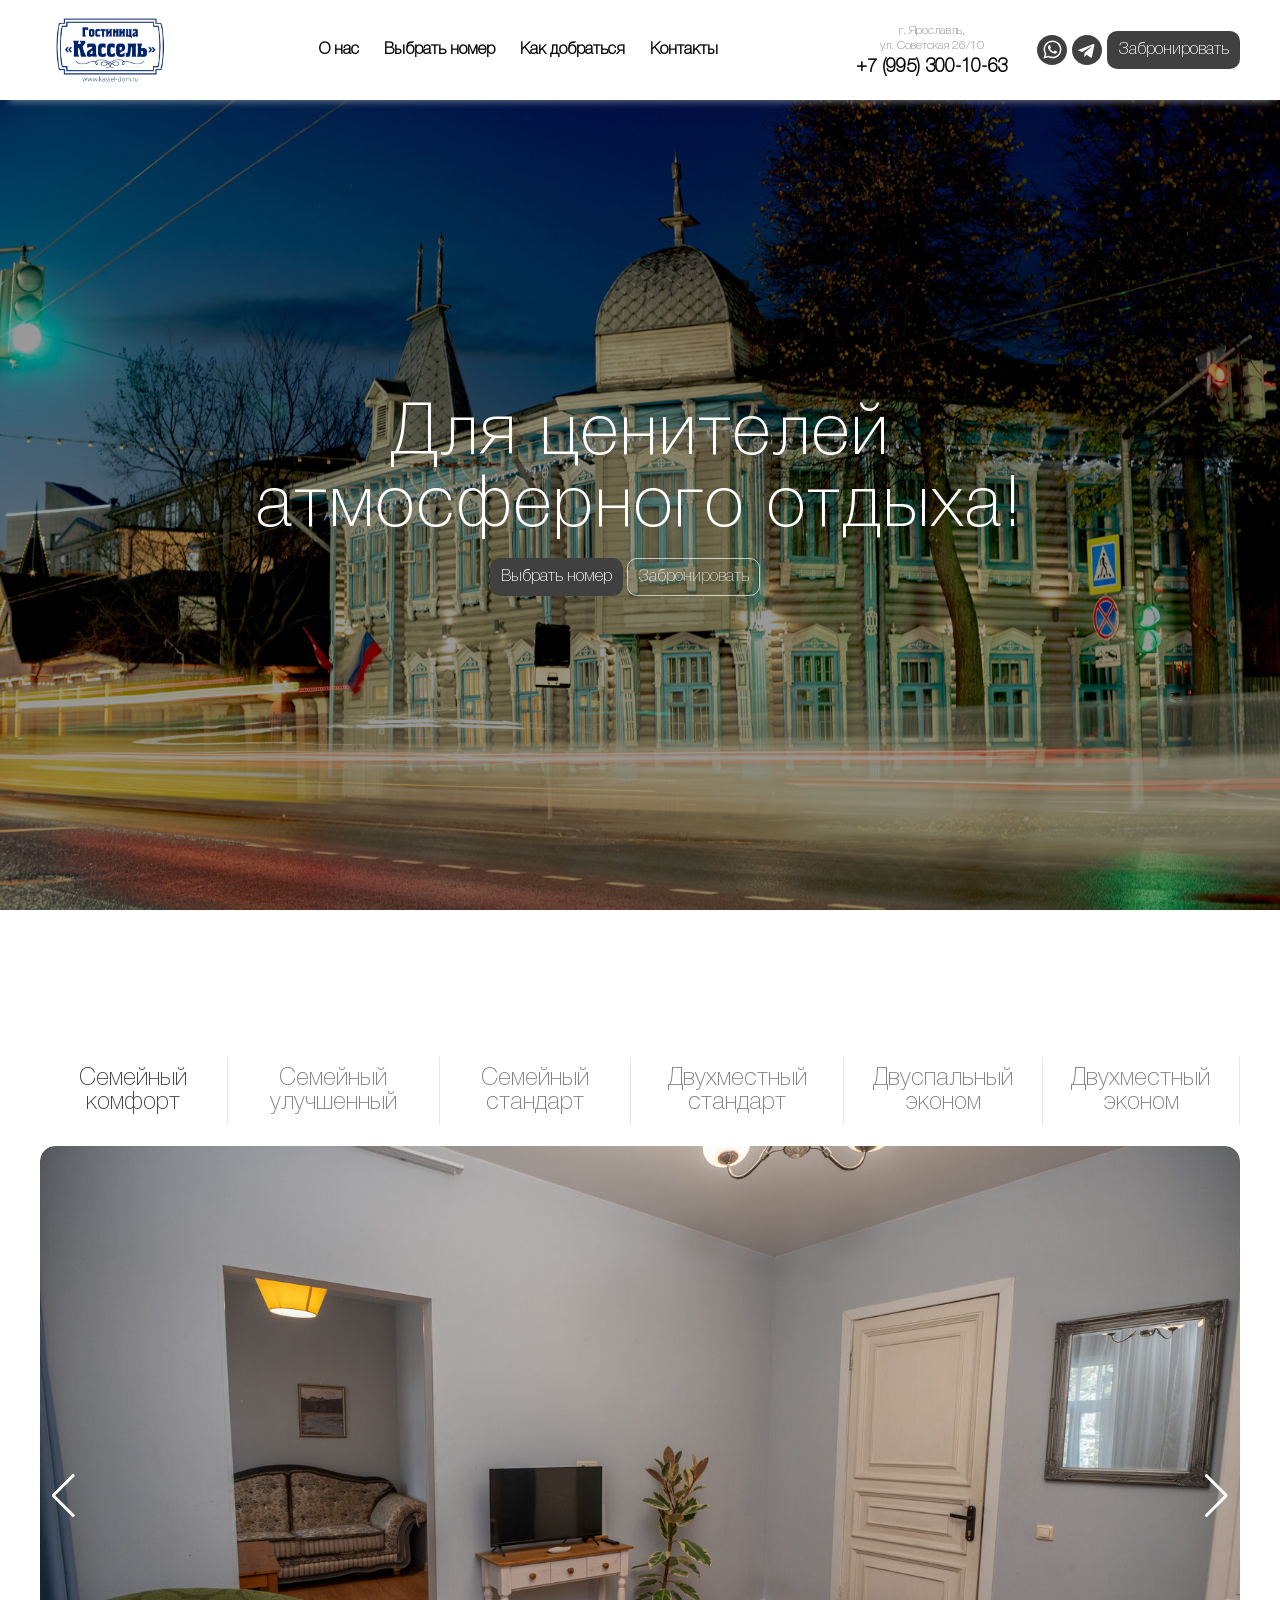
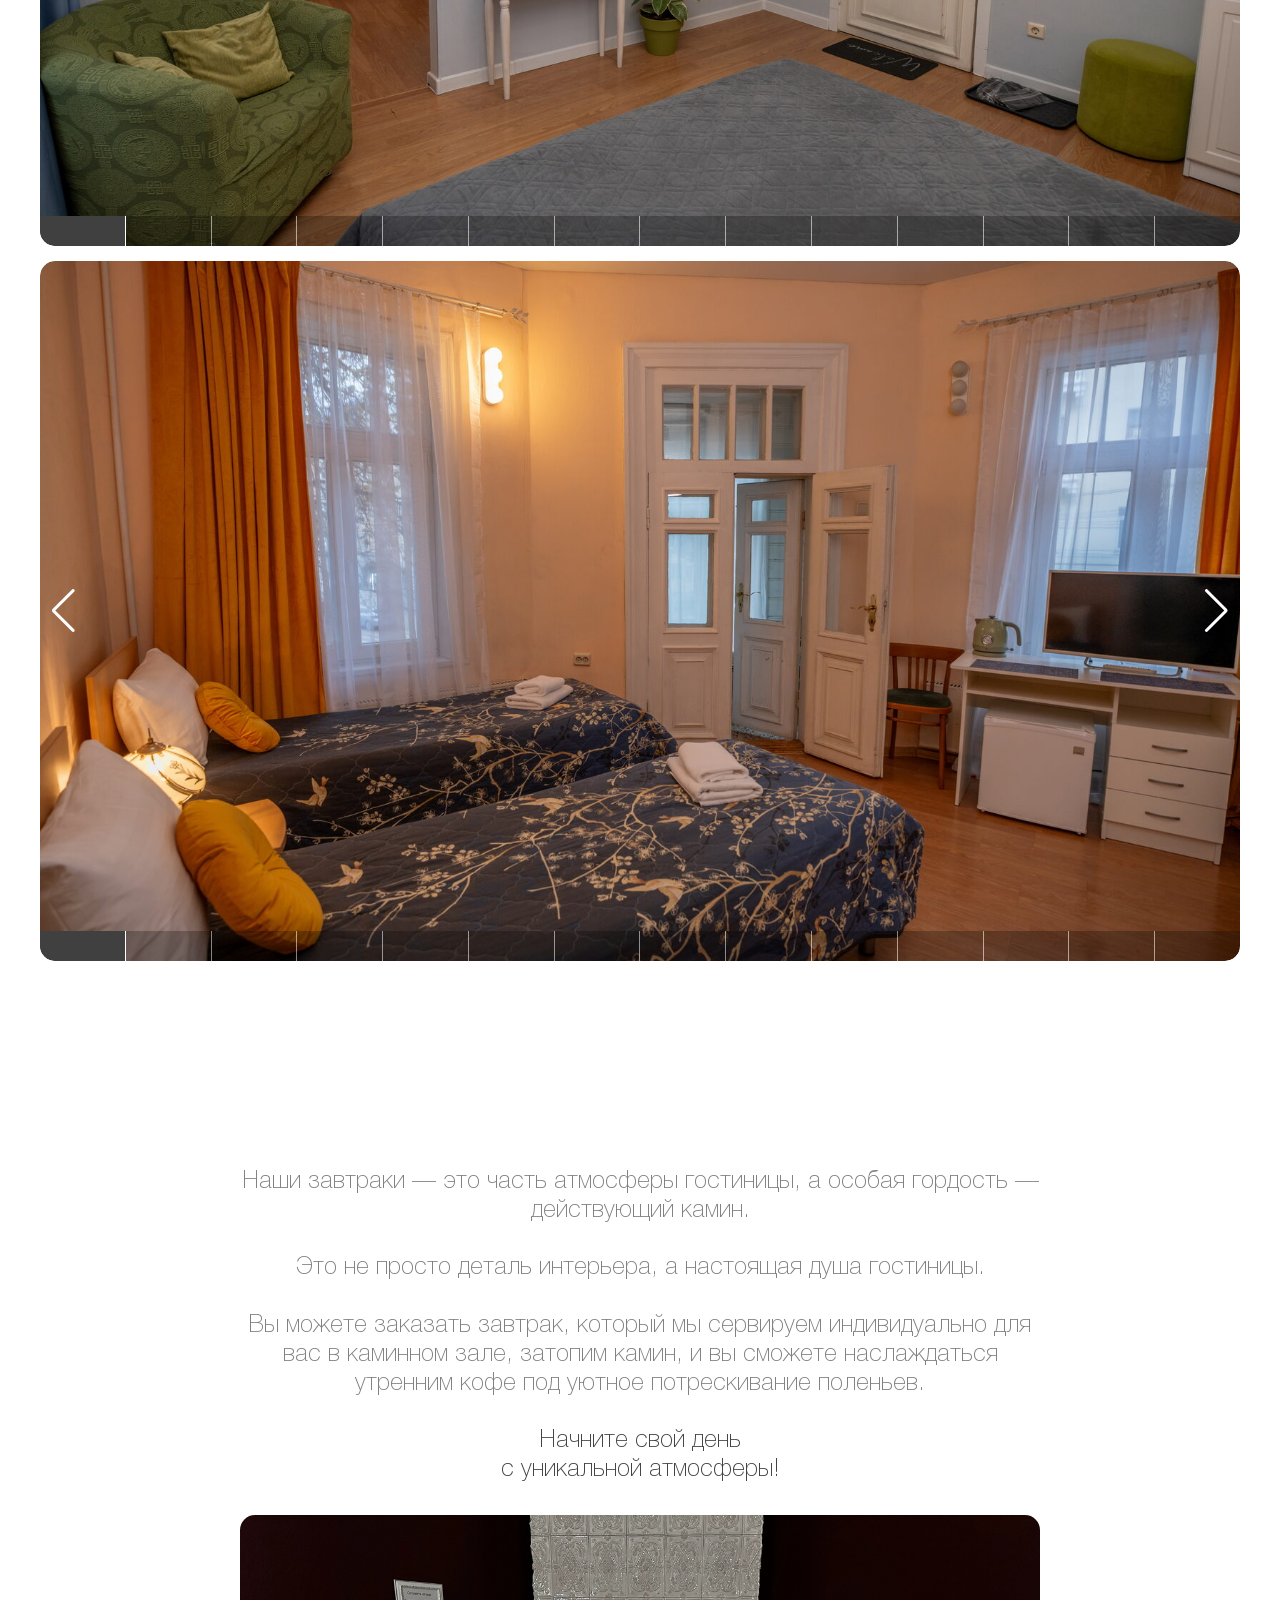
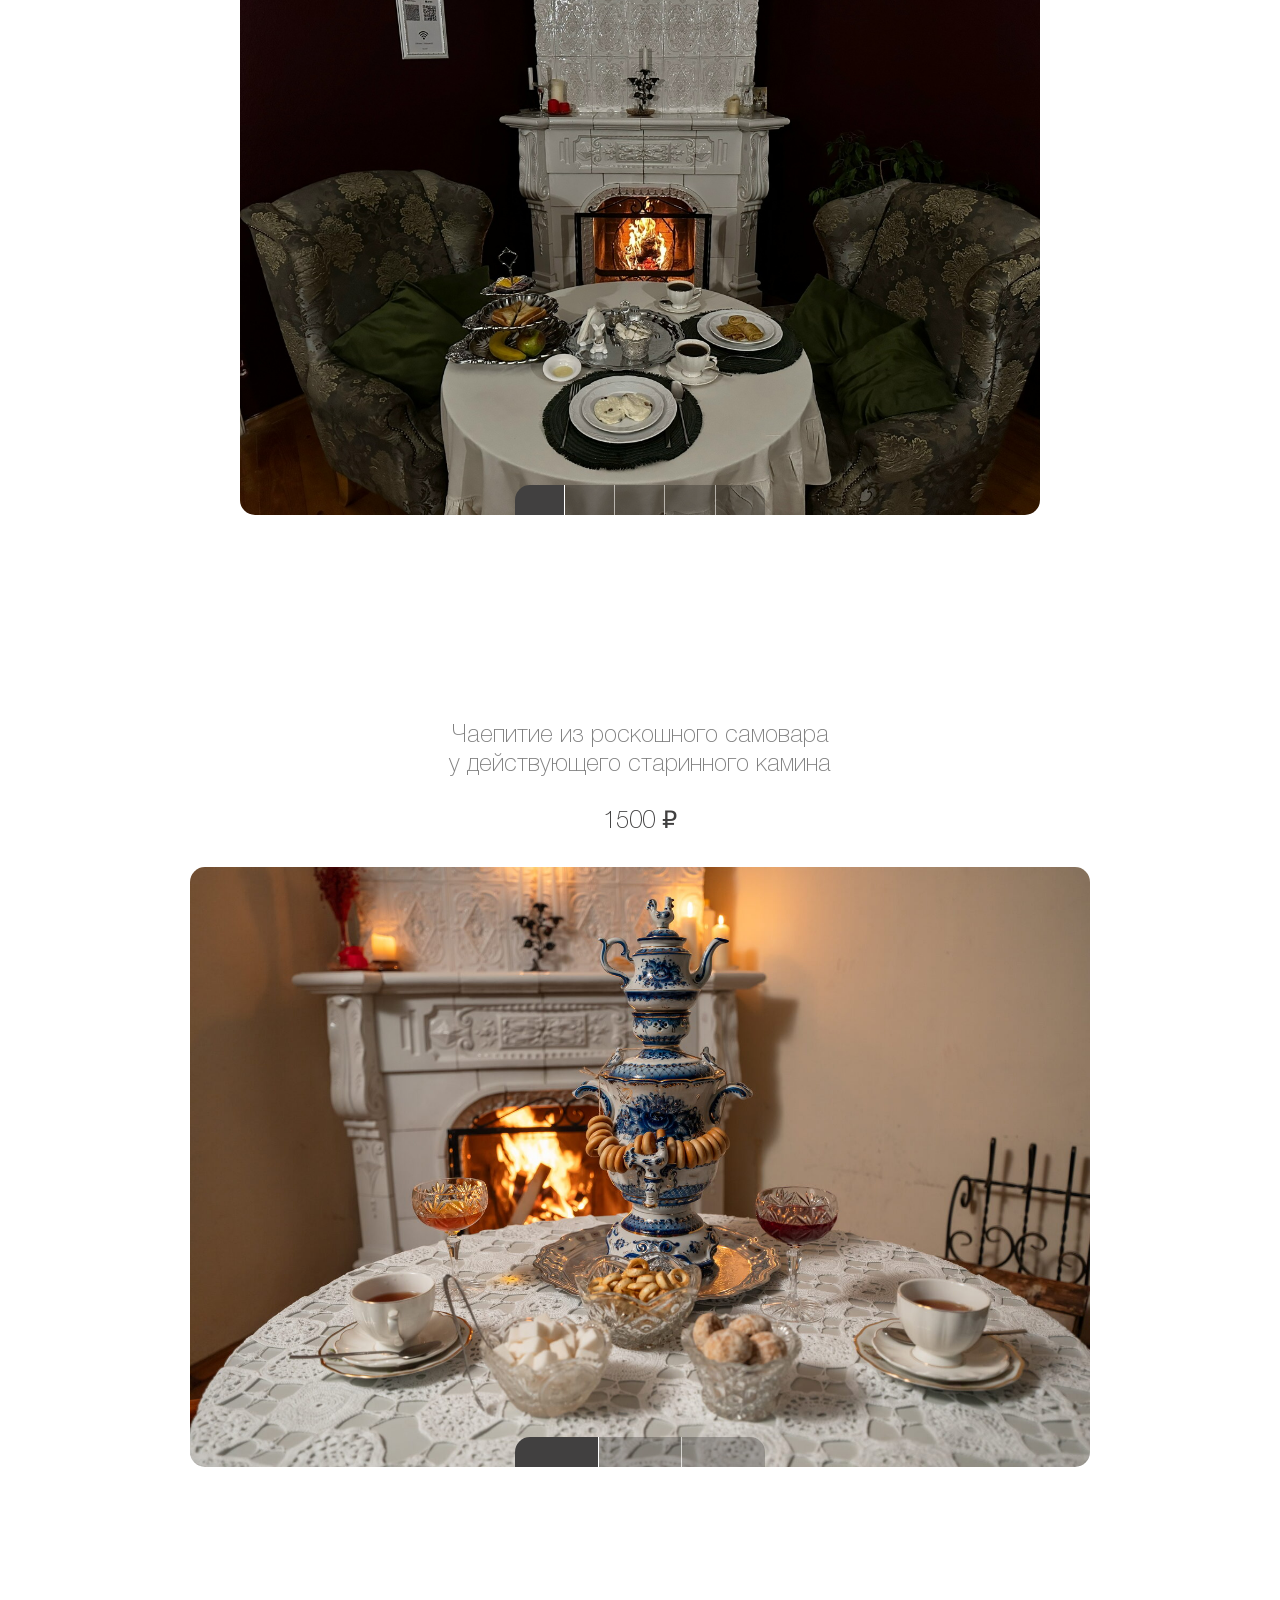
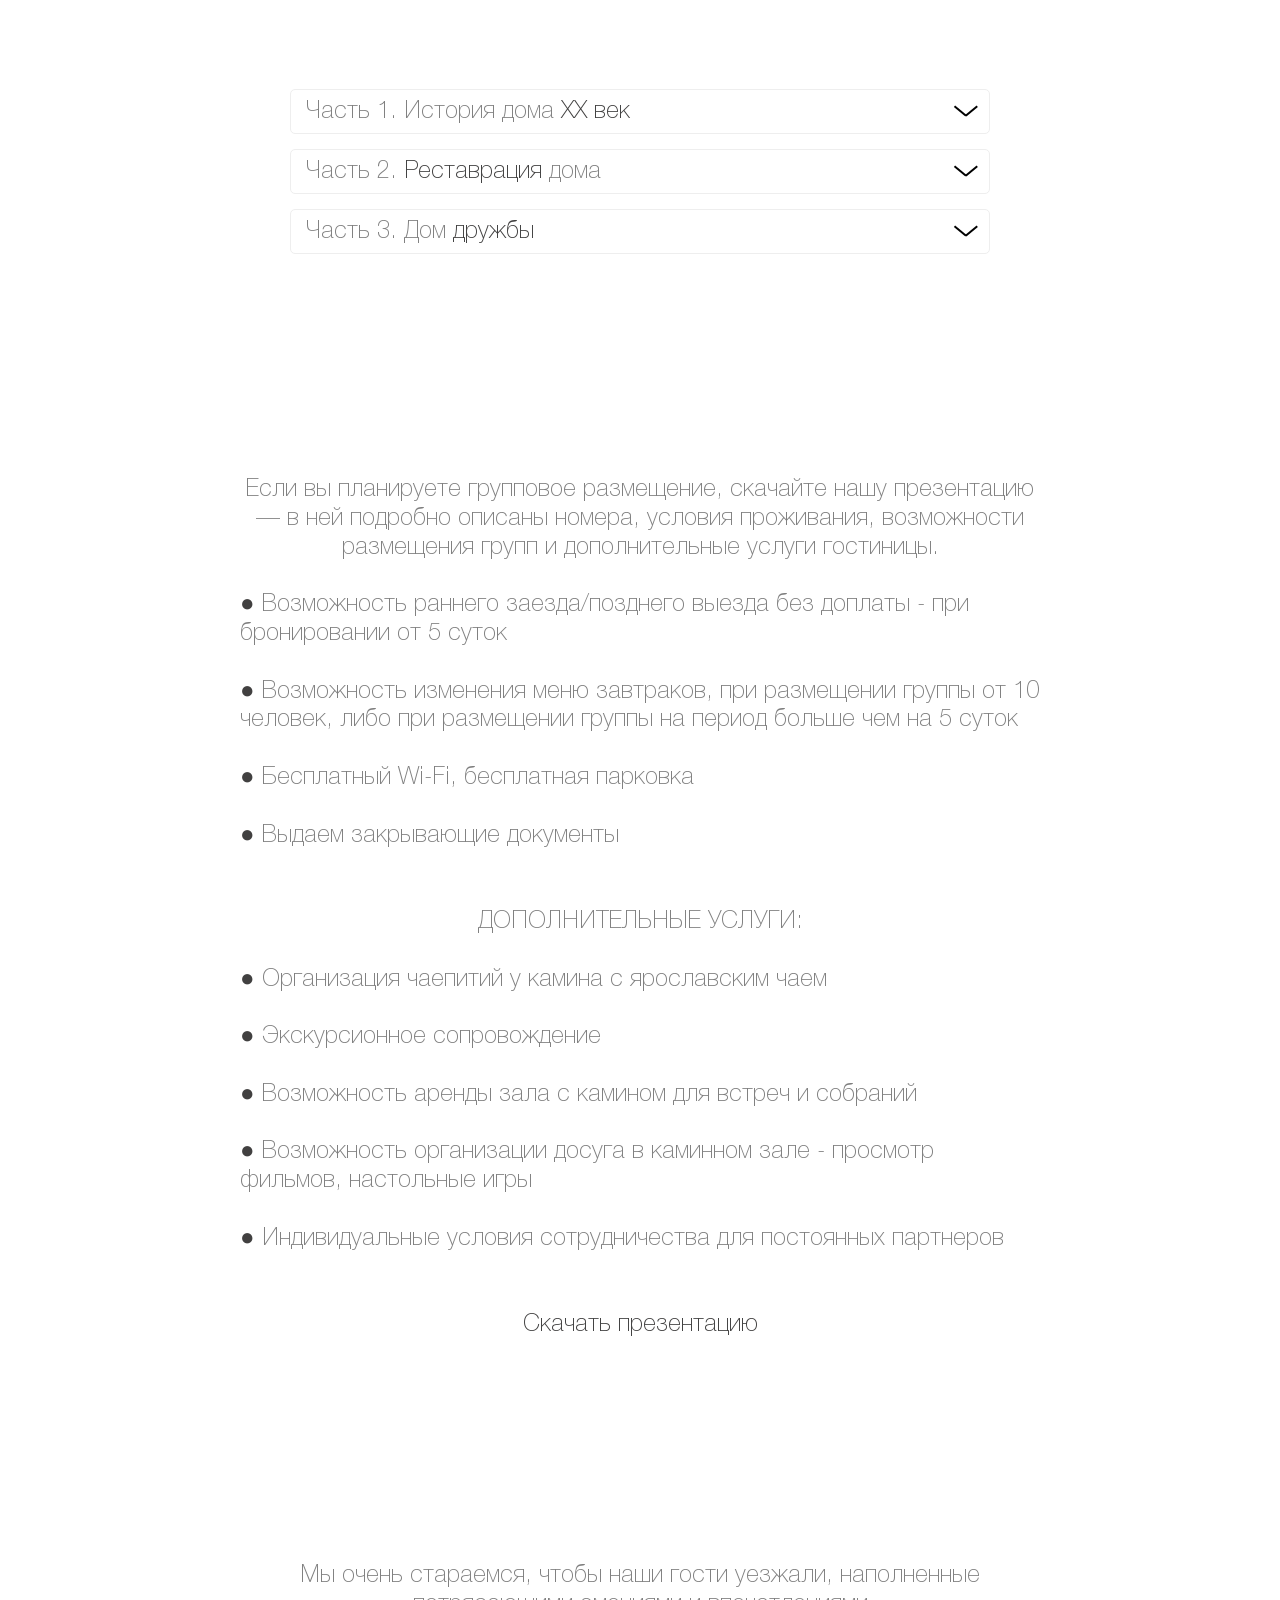
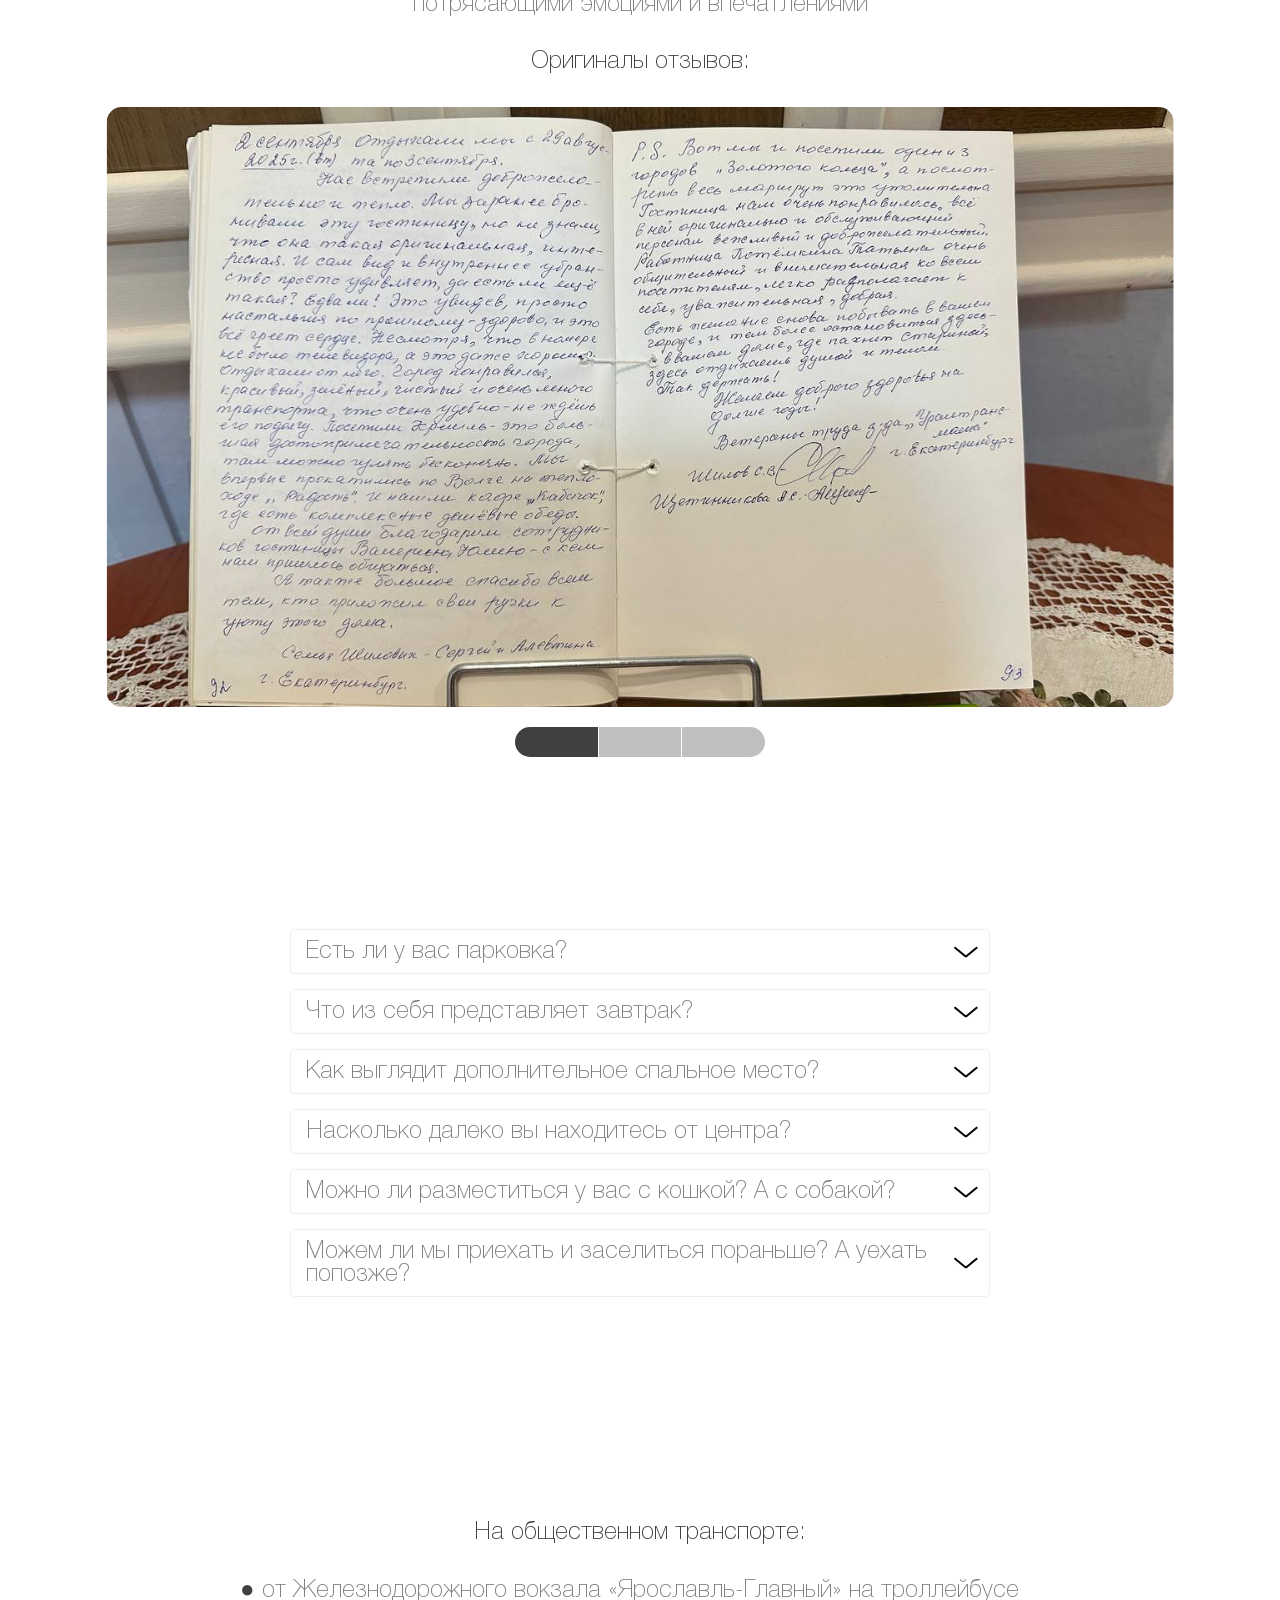
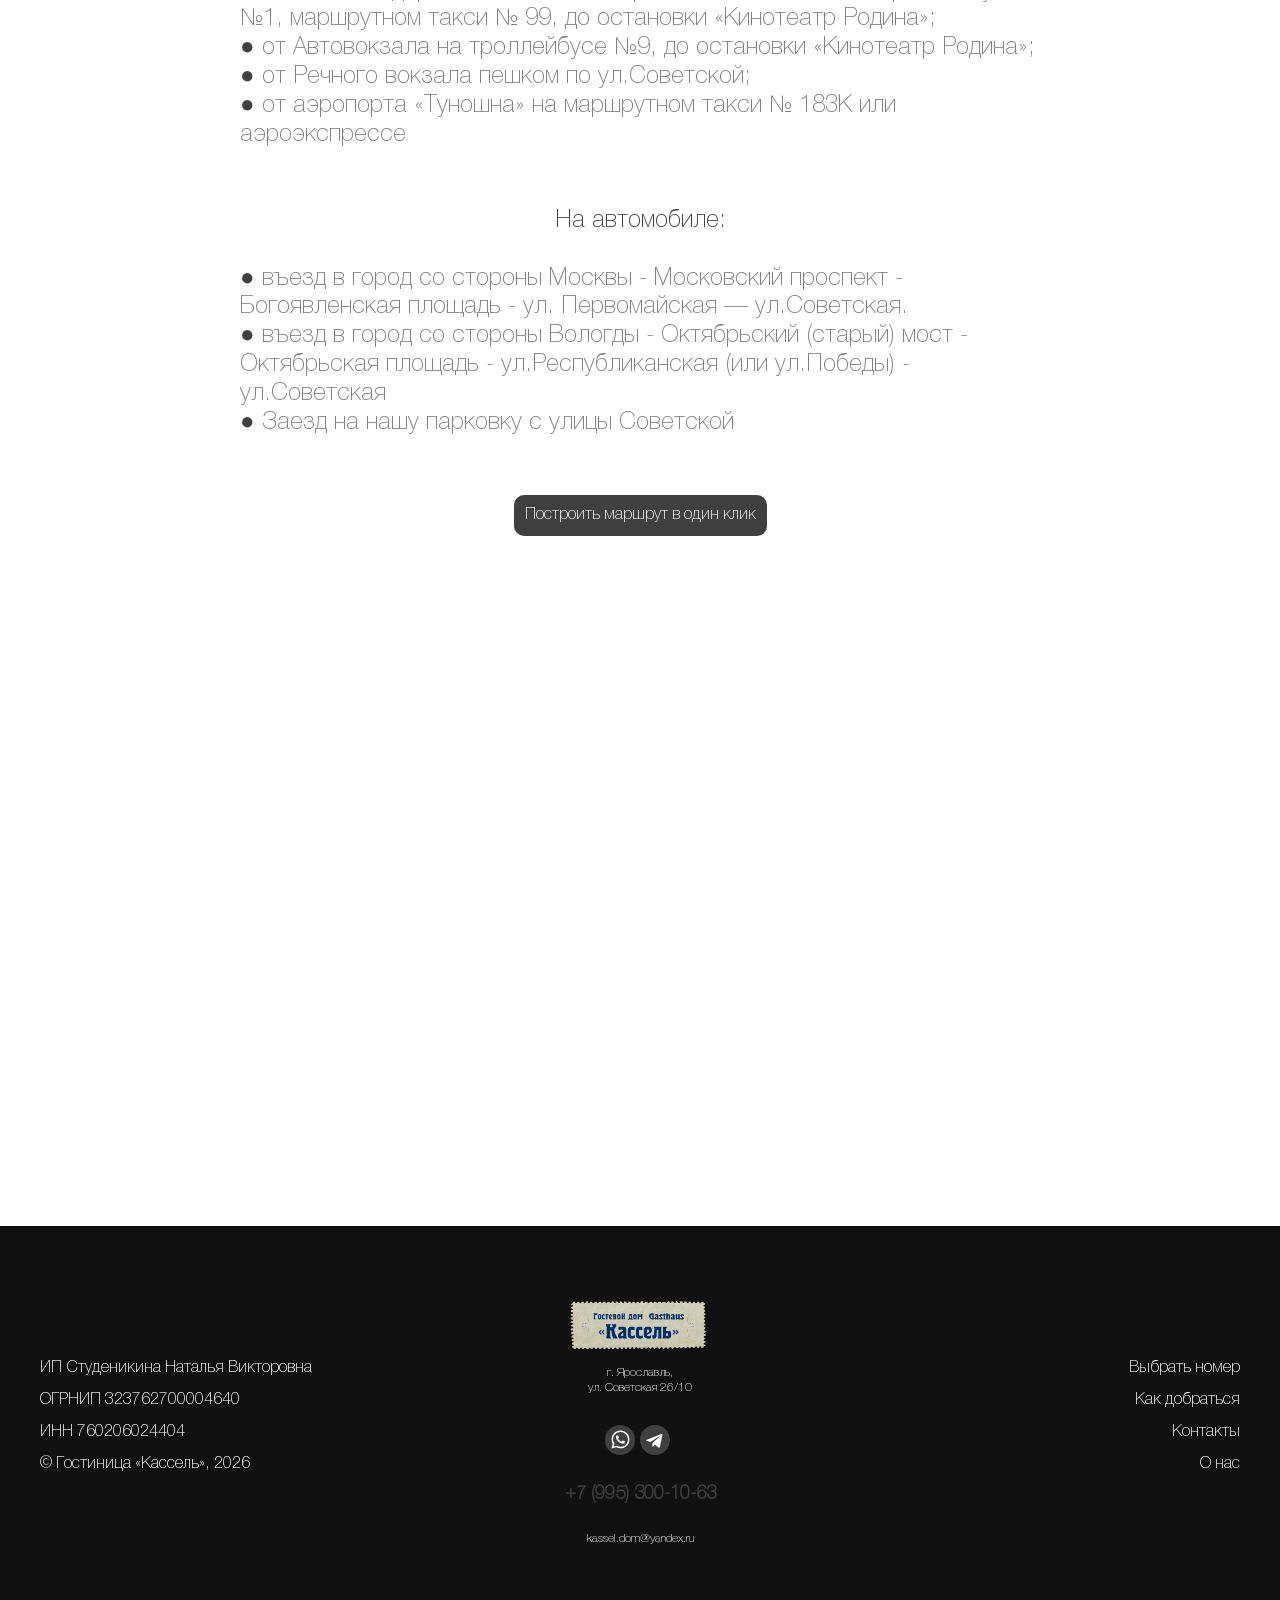
<file: index.html>
<!DOCTYPE html>
<html lang="ru">

<head>

	<title>Кассель | Гостиница в Ярославле</title>
	<meta charset="UTF-8">
	<meta name="format-detection" content="telephone=no">
	<link rel="stylesheet" href="css/style.css?_v=20260422134740">
	<!-- <link rel="shortcut icon"  href="img/favicon.ico"> -->
	<meta name="viewport" content="width=device-width, initial-scale=1.0">

</head>

<body>
	<div class="wrapper">
		<header data-scroll="200" data-scroll-show="300" class="header">
			<div class="header__container">
				<div class="header__menu menu">
					<li class="menu__item_logo">
						<a class="logo" href="index.html" class="menu__link">
							<img src="img/logo.png" alt="">
						</a>
					</li>
					<nav class="menu__body fw700">
						<ul class="menu__list">
							<li class="menu__item">
								<a href="index.html" class="menu__link">
									О нас
								</a>
							</li>
							<li class="menu__item">
								<a href="#" class="menu__link">
									Выбрать номер
								</a>
							</li>
							<li class="menu__item">
								<a href="#" class="menu__link">
									Как добраться
								</a>
							</li>
							<li class="menu__item">
								<a href="#" class="menu__link">
									Контакты
								</a>
							</li>
						</ul>
					</nav>
					<div class="menu__item_details">
						<div class="menu__item_l menu__item_detail" data-da=".menu__list,850,last">
							<div class="menu__item_adr fz12 colgray ln12">
								г. Ярославль,<br>
								ул. Советская 26/10
							</div>
							<div class="menu__item_tel fz18 fw600">
								<a class="" href="tel:+79953001063">+7 (995) 300-10-63</a>
							</div>


						</div>
						<div class="menu__item_r menu__item_detail">
							<div class="menu__item_socs" data-da=".menu__list,850,last">
								<a href="https://wa.me/79953001063?text=Здравствуйте%21%20Я%20хотел%20бы%20забронировать%20номер..." class="soc">
									<img src="img/whorange.svg" alt="">
								</a>
								<a href="https://t.me/kassel_dom" class="soc">
									<img src="img/tgorange.svg" alt="">
								</a>
							</div>
							<div class="menu__item_btn">
								<a class="btn btnorange" href="https://reservationsteps.ru/rooms/index/a1ff00ce-76c6-462b-a288-10c69493c53f">
									Забронировать
								</a>
							</div>

						</div>
					</div>

					<button type="button" class="menu__icon icon-menu"><span></span></button>
				</div>

			</div>
		</header>
		<main class="main">
			<div class="banner bannertop">
				<div class="banner__slider swiper">
					<div class="banner__wrapper swiper-wrapper">
						<div class="banner__slide swiper-slide">
							<img src="img/banner.jpg" alt="">
						</div>
						<div class="banner__slide swiper-slide">
							<img src="img/banner1.png" alt="">
						</div>
						<div class="banner__slide swiper-slide">
							<img src="img/banner2.png" alt="">
						</div>
					</div>
					<!-- <button type="button" class="banner__prev swiper-button-prev"></button> -->
					<!-- <button type="button" class="banner__next swiper-button-next"></button> -->
				</div>
				<div class="banner_info">
					<div class="banner_info__container">
						<div data-watch data-watch-margin="10px" class="animtop banner_infobodybox">
							<div class="banner_infobody ">
								<div class="banner_infobody_text colwhite ffherold ls2 txtcenter fz72">
									Для ценителей <br>
									атмосферного отдыха!
								</div>
								<div class="banner_infobody_btns">
									<a class="btn btnorange" href="#">Выбрать номер</a>
									<a class="btn btntrans" href="#">Забронировать</a>
								</div>
							</div>
						</div>
					</div>
				</div>
			</div>
			<div class="ourrooms mt60">
				<div class="ourrooms__container">
					<div class="ourrooms_body">
						<div data-watch data-watch-margin="10px" class="animtop main_title ffherold ls2 txtcenter fz72  mb15">
							Наши номера
						</div>
						<div class="ourrooms_tabs mb60">
							<div class="tabs">
								<div class="tabs_headers fz24 ffpattaya txtcenter">
									<div class="tabs_header is_active">Семейный комфорт </div>
									<div class="tabs_header">Семейный улучшенный</div>
									<div class="tabs_header ">Семейный стандарт</div>
									<div class="tabs_header">Двухместный стандарт</div>
									<div class="tabs_header">Двуспальный эконом</div>
									<div class="tabs_header">Двухместный эконом</div>
								</div>
								<div class="tabs_contents fz16">
									<div class="tabs_content is_active">
										<div class="room mb15">
											<div data-watch data-watch-margin="10px" class="animdown room_ttb ln12">
												<div class="room_top ">
													<div class="room_title fz36">
														№ 201 (35 м)
													</div>
													<div class="room_btn">
														<a class="btn btnorange" href="https://reservationsteps.ru/rooms/index/a1ff00ce-76c6-462b-a288-10c69493c53f" class="btn">Забронировать</a>
													</div>
												</div>
												<div class="room_text ln12">
													<strong>Просторный семейный номер в центре Ярославля</strong> для комфортного
													размещения до 4 гостей.
													<br> <br>
													Идеально подходит для семьи с детьми или небольшой компании: <strong>две
														отдельные комнаты</strong>, удобное расположение рядом с главными
													достопримечательностями Ярославля и всё необходимое для отдыха.
													<br><br>
													<strong>В номере:</strong> спальня с двуспальной кроватью, гостиная с двуспальным
													диваном, собственный санузел с душевой кабиной, телевизор, холодильник, фен,
													обогреватель, письменный стол, шкаф и чайник с чайным набором.
													<br><br>
													Для семей с детьми по запросу доступны детская кроватка, стульчик для кормления и
													горшок.
													<br><br>
													Гостям предоставляются тапочки, полотенца, косметические принадлежности и
													затемняющие шторы для спокойного сна.
													<br><br>
													<strong>Завтрак</strong> можно заказать в уютном каминном зале отеля.
												</div>
											</div>
											<div class="room_imgs">
												<div class="room__slider swiper">
													<div class="room__wrapper swiper-wrapper">
														<div class="room__slide swiper-slide">
															<img src="img/r1_1.jpg" alt="">
														</div>
														<div class="room__slide swiper-slide">
															<img src="img/r1_2.jpg" alt="">
														</div>
														<div class="room__slide swiper-slide">
															<img src="img/r1_3.jpg" alt="">
														</div>
														<div class="room__slide swiper-slide">
															<img src="img/r1_4.jpg" alt="">
														</div>
														<div class="room__slide swiper-slide">
															<img src="img/r1_5.jpg" alt="">
														</div>
														<div class="room__slide swiper-slide">
															<img src="img/r1_6.jpg" alt="">
														</div>
														<div class="room__slide swiper-slide">
															<img src="img/r1_7.jpg" alt="">
														</div>
														<div class="room__slide swiper-slide">
															<img src="img/r1_8.jpg" alt="">
														</div>
														<div class="room__slide swiper-slide">
															<img src="img/r1_9.jpg" alt="">
														</div>
														<div class="room__slide swiper-slide">
															<img src="img/r1_10.jpg" alt="">
														</div>
														<div class="room__slide swiper-slide">
															<img src="img/r1_11.jpg" alt="">
														</div>
														<div class="room__slide swiper-slide">
															<img src="img/r1_12.jpg" alt="">
														</div>
														<div class="room__slide swiper-slide">
															<img src="img/r1_13.jpg" alt="">
														</div>
														<div class="room__slide swiper-slide">
															<img src="img/r1_14.jpg" alt="">
														</div>
													</div>
													<div class="room__pagination swiper-pagination"></div>
													<button type="button" class="room__prev swiper-button-prev"></button>
													<button type="button" class="room__next swiper-button-next"></button>
													<!-- <div class="room__scrollbar swiper-scrollbar"></div> -->
												</div>
											</div>

										</div>
										<div class="room mb15">
											<div data-watch data-watch-margin="10px" class="animdown room_ttb ln12">
												<div class="room_top ">
													<div class="room_title fz36">
														№ 202 (30 м) <br>
														с балкончиком
													</div>
													<div class="room_btn">
														<a class="btn btnorange" href="https://reservationsteps.ru/rooms/index/a1ff00ce-76c6-462b-a288-10c69493c53f" class="btn">Забронировать</a>
													</div>
												</div>
												<div class="room_text ln12">
													<strong>Просторный семейный номер в центре Ярославля</strong> для комфортного
													размещения до 4 гостей.
													<br><br>
													Идеально подходит для семьи с детьми или небольшой компании: <strong>две
														отдельные комнаты</strong>, удобное расположение рядом с главными
													достопримечательностями Ярославля и всё необходимое для комфортного отдыха.
													<br><br>
													<strong>В номере:</strong> спальня с двуспальной кроватью, гостиная с двуспальным
													диваном, собственный санузел с душевой кабиной, телевизор, холодильник, фен,
													обогреватель, шкаф, письменный стол и чайник с чайным набором.
													<br><br>
													Для семей с детьми по запросу доступны детская кроватка, стульчик для кормления и
													горшок.
													<br><br>
													Гостям предоставляются тапочки, полотенца, косметические принадлежности и
													затемняющие шторы для спокойного сна.
													<br><br>
													<strong>Завтрак</strong> можно заказать в уютном каминном зале отеля.
												</div>
											</div>
											<div class="room_imgs">
												<div class="room__slider swiper">
													<div class="room__wrapper swiper-wrapper">
														<div class="room__slide swiper-slide">
															<img src="img/r2_1.jpg" alt="">
														</div>
														<div class="room__slide swiper-slide">
															<img src="img/r2_2.jpg" alt="">
														</div>
														<div class="room__slide swiper-slide">
															<img src="img/r2_3.jpg" alt="">
														</div>
														<div class="room__slide swiper-slide">
															<img src="img/r2_4.jpg" alt="">
														</div>
														<div class="room__slide swiper-slide">
															<img src="img/r2_5.jpg" alt="">
														</div>
														<div class="room__slide swiper-slide">
															<img src="img/r2_6.jpg" alt="">
														</div>
														<div class="room__slide swiper-slide">
															<img src="img/r2_7.jpg" alt="">
														</div>
														<div class="room__slide swiper-slide">
															<img src="img/r2_8.jpg" alt="">
														</div>
														<div class="room__slide swiper-slide">
															<img src="img/r2_9.jpg" alt="">
														</div>
														<div class="room__slide swiper-slide">
															<img src="img/r2_10.jpg" alt="">
														</div>
														<div class="room__slide swiper-slide">
															<img src="img/r2_11.jpg" alt="">
														</div>
														<div class="room__slide swiper-slide">
															<img src="img/r2_12.jpg" alt="">
														</div>
														<div class="room__slide swiper-slide">
															<img src="img/r2_13.jpg" alt="">
														</div>
														<div class="room__slide swiper-slide">
															<img src="img/r2_14.jpg" alt="">
														</div>
													</div>
													<div class="room__pagination swiper-pagination"></div>
													<button type="button" class="room__prev swiper-button-prev"></button>
													<button type="button" class="room__next swiper-button-next"></button>
													<!-- <div class="room__scrollbar swiper-scrollbar"></div> -->
												</div>
											</div>

										</div>
									</div>
									<div class="tabs_content">
										<div class="room mb15">
											<div data-watch data-watch-margin="10px" class="animdown room_ttb ln12">
												<div class="room_top ">
													<div class="room_title fz36">
														№ 202 (30 м) <br>
														с балкончиком
													</div>
													<div class="room_btn">
														<a class="btn btnorange" href="https://reservationsteps.ru/rooms/index/a1ff00ce-76c6-462b-a288-10c69493c53f" class="btn">Забронировать</a>
													</div>
												</div>
												<div class="room_text ln12">
													<strong>Просторный семейный номер в центре Ярославля</strong> для комфортного
													размещения до 4 гостей.
													<br><br>
													Идеально подходит для семьи с детьми или небольшой компании: <strong>две
														отдельные комнаты</strong>, удобное расположение рядом с главными
													достопримечательностями Ярославля и всё необходимое для комфортного отдыха.
													<br><br>
													<strong>В номере:</strong> спальня с двуспальной кроватью, гостиная с двуспальным
													диваном, собственный санузел с душевой кабиной, телевизор, холодильник, фен,
													обогреватель, шкаф, письменный стол и чайник с чайным набором.
													<br><br>
													Для семей с детьми по запросу доступны детская кроватка, стульчик для кормления и
													горшок.
													<br><br>
													Гостям предоставляются тапочки, полотенца, косметические принадлежности и
													затемняющие шторы для спокойного сна.
													<br><br>
													<strong>Завтрак</strong> можно заказать в уютном каминном зале отеля.
												</div>
											</div>
											<div class="room_imgs">
												<div class="room__slider swiper">
													<div class="room__wrapper swiper-wrapper">
														<div class="room__slide swiper-slide">
															<img src="img/r2_1.jpg" alt="">
														</div>
														<div class="room__slide swiper-slide">
															<img src="img/r2_2.jpg" alt="">
														</div>
														<div class="room__slide swiper-slide">
															<img src="img/r2_3.jpg" alt="">
														</div>
														<div class="room__slide swiper-slide">
															<img src="img/r2_4.jpg" alt="">
														</div>
														<div class="room__slide swiper-slide">
															<img src="img/r2_5.jpg" alt="">
														</div>
														<div class="room__slide swiper-slide">
															<img src="img/r2_6.jpg" alt="">
														</div>
														<div class="room__slide swiper-slide">
															<img src="img/r2_7.jpg" alt="">
														</div>
														<div class="room__slide swiper-slide">
															<img src="img/r2_8.jpg" alt="">
														</div>
														<div class="room__slide swiper-slide">
															<img src="img/r2_9.jpg" alt="">
														</div>
														<div class="room__slide swiper-slide">
															<img src="img/r2_10.jpg" alt="">
														</div>
														<div class="room__slide swiper-slide">
															<img src="img/r2_11.jpg" alt="">
														</div>
														<div class="room__slide swiper-slide">
															<img src="img/r2_12.jpg" alt="">
														</div>
														<div class="room__slide swiper-slide">
															<img src="img/r2_13.jpg" alt="">
														</div>
														<div class="room__slide swiper-slide">
															<img src="img/r2_14.jpg" alt="">
														</div>
													</div>
													<div class="room__pagination swiper-pagination"></div>
													<button type="button" class="room__prev swiper-button-prev"></button>
													<button type="button" class="room__next swiper-button-next"></button>
													<!-- <div class="room__scrollbar swiper-scrollbar"></div> -->
												</div>
											</div>

										</div>
									</div>
									<div class="tabs_content">
										<div class="room mb15">
											<div data-watch data-watch-margin="10px" class="animdown room_ttb ln12">
												<div class="room_top ">
													<div class="room_title fz36">
														№ 201 (35 м)
													</div>
													<div class="room_btn">
														<a class="btn btnorange" href="https://reservationsteps.ru/rooms/index/a1ff00ce-76c6-462b-a288-10c69493c53f" class="btn">Забронировать</a>
													</div>
												</div>
												<div class="room_text ln12">
													<strong>Просторный семейный номер в центре Ярославля</strong> для комфортного
													размещения до 4 гостей.
													<br> <br>
													Идеально подходит для семьи с детьми или небольшой компании: <strong>две
														отдельные комнаты</strong>, удобное расположение рядом с главными
													достопримечательностями Ярославля и всё необходимое для отдыха.
													<br><br>
													<strong>В номере:</strong> спальня с двуспальной кроватью, гостиная с двуспальным
													диваном, собственный санузел с душевой кабиной, телевизор, холодильник, фен,
													обогреватель, письменный стол, шкаф и чайник с чайным набором.
													<br><br>
													Для семей с детьми по запросу доступны детская кроватка, стульчик для кормления и
													горшок.
													<br><br>
													Гостям предоставляются тапочки, полотенца, косметические принадлежности и
													затемняющие шторы для спокойного сна.
													<br><br>
													<strong>Завтрак</strong> можно заказать в уютном каминном зале отеля.
												</div>
											</div>
											<div class="room_imgs">
												<div class="room__slider swiper">
													<div class="room__wrapper swiper-wrapper">
														<div class="room__slide swiper-slide">
															<img src="img/r1_1.jpg" alt="">
														</div>
														<div class="room__slide swiper-slide">
															<img src="img/r1_2.jpg" alt="">
														</div>
														<div class="room__slide swiper-slide">
															<img src="img/r1_3.jpg" alt="">
														</div>
														<div class="room__slide swiper-slide">
															<img src="img/r1_4.jpg" alt="">
														</div>
														<div class="room__slide swiper-slide">
															<img src="img/r1_5.jpg" alt="">
														</div>
														<div class="room__slide swiper-slide">
															<img src="img/r1_6.jpg" alt="">
														</div>
														<div class="room__slide swiper-slide">
															<img src="img/r1_7.jpg" alt="">
														</div>
														<div class="room__slide swiper-slide">
															<img src="img/r1_8.jpg" alt="">
														</div>
														<div class="room__slide swiper-slide">
															<img src="img/r1_9.jpg" alt="">
														</div>
														<div class="room__slide swiper-slide">
															<img src="img/r1_10.jpg" alt="">
														</div>
														<div class="room__slide swiper-slide">
															<img src="img/r1_11.jpg" alt="">
														</div>
														<div class="room__slide swiper-slide">
															<img src="img/r1_12.jpg" alt="">
														</div>
														<div class="room__slide swiper-slide">
															<img src="img/r1_13.jpg" alt="">
														</div>
														<div class="room__slide swiper-slide">
															<img src="img/r1_14.jpg" alt="">
														</div>
													</div>
													<div class="room__pagination swiper-pagination"></div>
													<button type="button" class="room__prev swiper-button-prev"></button>
													<button type="button" class="room__next swiper-button-next"></button>
													<!-- <div class="room__scrollbar swiper-scrollbar"></div> -->
												</div>
											</div>

										</div>
										<div class="room mb15">
											<div data-watch data-watch-margin="10px" class="animdown room_ttb ln12">
												<div class="room_top ">
													<div class="room_title fz36">
														№ 202 (30 м) <br>
														с балкончиком
													</div>
													<div class="room_btn">
														<a class="btn btnorange" href="https://reservationsteps.ru/rooms/index/a1ff00ce-76c6-462b-a288-10c69493c53f" class="btn">Забронировать</a>
													</div>
												</div>
												<div class="room_text ln12">
													<strong>Просторный семейный номер в центре Ярославля</strong> для комфортного
													размещения до 4 гостей.
													<br><br>
													Идеально подходит для семьи с детьми или небольшой компании: <strong>две
														отдельные комнаты</strong>, удобное расположение рядом с главными
													достопримечательностями Ярославля и всё необходимое для комфортного отдыха.
													<br><br>
													<strong>В номере:</strong> спальня с двуспальной кроватью, гостиная с двуспальным
													диваном, собственный санузел с душевой кабиной, телевизор, холодильник, фен,
													обогреватель, шкаф, письменный стол и чайник с чайным набором.
													<br><br>
													Для семей с детьми по запросу доступны детская кроватка, стульчик для кормления и
													горшок.
													<br><br>
													Гостям предоставляются тапочки, полотенца, косметические принадлежности и
													затемняющие шторы для спокойного сна.
													<br><br>
													<strong>Завтрак</strong> можно заказать в уютном каминном зале отеля.
												</div>
											</div>
											<div class="room_imgs">
												<div class="room__slider swiper">
													<div class="room__wrapper swiper-wrapper">
														<div class="room__slide swiper-slide">
															<img src="img/r2_1.jpg" alt="">
														</div>
														<div class="room__slide swiper-slide">
															<img src="img/r2_2.jpg" alt="">
														</div>
														<div class="room__slide swiper-slide">
															<img src="img/r2_3.jpg" alt="">
														</div>
														<div class="room__slide swiper-slide">
															<img src="img/r2_4.jpg" alt="">
														</div>
														<div class="room__slide swiper-slide">
															<img src="img/r2_5.jpg" alt="">
														</div>
														<div class="room__slide swiper-slide">
															<img src="img/r2_6.jpg" alt="">
														</div>
														<div class="room__slide swiper-slide">
															<img src="img/r2_7.jpg" alt="">
														</div>
														<div class="room__slide swiper-slide">
															<img src="img/r2_8.jpg" alt="">
														</div>
														<div class="room__slide swiper-slide">
															<img src="img/r2_9.jpg" alt="">
														</div>
														<div class="room__slide swiper-slide">
															<img src="img/r2_10.jpg" alt="">
														</div>
														<div class="room__slide swiper-slide">
															<img src="img/r2_11.jpg" alt="">
														</div>
														<div class="room__slide swiper-slide">
															<img src="img/r2_12.jpg" alt="">
														</div>
														<div class="room__slide swiper-slide">
															<img src="img/r2_13.jpg" alt="">
														</div>
														<div class="room__slide swiper-slide">
															<img src="img/r2_14.jpg" alt="">
														</div>
													</div>
													<div class="room__pagination swiper-pagination"></div>
													<button type="button" class="room__prev swiper-button-prev"></button>
													<button type="button" class="room__next swiper-button-next"></button>
													<!-- <div class="room__scrollbar swiper-scrollbar"></div> -->
												</div>
											</div>

										</div>
									</div>
									<div class="tabs_content">
										<div class="room mb15">
											<div data-watch data-watch-margin="10px" class="animdown room_ttb ln12">
												<div class="room_top ">
													<div class="room_title fz36">
														№ 202 (30 м) <br>
														с балкончиком
													</div>
													<div class="room_btn">
														<a class="btn btnorange" href="https://reservationsteps.ru/rooms/index/a1ff00ce-76c6-462b-a288-10c69493c53f" class="btn">Забронировать</a>
													</div>
												</div>
												<div class="room_text ln12">
													<strong>Просторный семейный номер в центре Ярославля</strong> для комфортного
													размещения до 4 гостей.
													<br><br>
													Идеально подходит для семьи с детьми или небольшой компании: <strong>две
														отдельные комнаты</strong>, удобное расположение рядом с главными
													достопримечательностями Ярославля и всё необходимое для комфортного отдыха.
													<br><br>
													<strong>В номере:</strong> спальня с двуспальной кроватью, гостиная с двуспальным
													диваном, собственный санузел с душевой кабиной, телевизор, холодильник, фен,
													обогреватель, шкаф, письменный стол и чайник с чайным набором.
													<br><br>
													Для семей с детьми по запросу доступны детская кроватка, стульчик для кормления и
													горшок.
													<br><br>
													Гостям предоставляются тапочки, полотенца, косметические принадлежности и
													затемняющие шторы для спокойного сна.
													<br><br>
													<strong>Завтрак</strong> можно заказать в уютном каминном зале отеля.
												</div>
											</div>
											<div class="room_imgs">
												<div class="room__slider swiper">
													<div class="room__wrapper swiper-wrapper">
														<div class="room__slide swiper-slide">
															<img src="img/r2_1.jpg" alt="">
														</div>
														<div class="room__slide swiper-slide">
															<img src="img/r2_2.jpg" alt="">
														</div>
														<div class="room__slide swiper-slide">
															<img src="img/r2_3.jpg" alt="">
														</div>
														<div class="room__slide swiper-slide">
															<img src="img/r2_4.jpg" alt="">
														</div>
														<div class="room__slide swiper-slide">
															<img src="img/r2_5.jpg" alt="">
														</div>
														<div class="room__slide swiper-slide">
															<img src="img/r2_6.jpg" alt="">
														</div>
														<div class="room__slide swiper-slide">
															<img src="img/r2_7.jpg" alt="">
														</div>
														<div class="room__slide swiper-slide">
															<img src="img/r2_8.jpg" alt="">
														</div>
														<div class="room__slide swiper-slide">
															<img src="img/r2_9.jpg" alt="">
														</div>
														<div class="room__slide swiper-slide">
															<img src="img/r2_10.jpg" alt="">
														</div>
														<div class="room__slide swiper-slide">
															<img src="img/r2_11.jpg" alt="">
														</div>
														<div class="room__slide swiper-slide">
															<img src="img/r2_12.jpg" alt="">
														</div>
														<div class="room__slide swiper-slide">
															<img src="img/r2_13.jpg" alt="">
														</div>
														<div class="room__slide swiper-slide">
															<img src="img/r2_14.jpg" alt="">
														</div>
													</div>
													<div class="room__pagination swiper-pagination"></div>
													<button type="button" class="room__prev swiper-button-prev"></button>
													<button type="button" class="room__next swiper-button-next"></button>
													<!-- <div class="room__scrollbar swiper-scrollbar"></div> -->
												</div>
											</div>

										</div>
									</div>
									<div class="tabs_content">
										<div class="room mb15">
											<div data-watch data-watch-margin="10px" class="animdown room_ttb ln12">
												<div class="room_top ">
													<div class="room_title fz36">
														№ 201 (35 м)
													</div>
													<div class="room_btn">
														<a class="btn btnorange" href="https://reservationsteps.ru/rooms/index/a1ff00ce-76c6-462b-a288-10c69493c53f" class="btn">Забронировать</a>
													</div>
												</div>
												<div class="room_text ln12">
													<strong>Просторный семейный номер в центре Ярославля</strong> для комфортного
													размещения до 4 гостей.
													<br> <br>
													Идеально подходит для семьи с детьми или небольшой компании: <strong>две
														отдельные комнаты</strong>, удобное расположение рядом с главными
													достопримечательностями Ярославля и всё необходимое для отдыха.
													<br><br>
													<strong>В номере:</strong> спальня с двуспальной кроватью, гостиная с двуспальным
													диваном, собственный санузел с душевой кабиной, телевизор, холодильник, фен,
													обогреватель, письменный стол, шкаф и чайник с чайным набором.
													<br><br>
													Для семей с детьми по запросу доступны детская кроватка, стульчик для кормления и
													горшок.
													<br><br>
													Гостям предоставляются тапочки, полотенца, косметические принадлежности и
													затемняющие шторы для спокойного сна.
													<br><br>
													<strong>Завтрак</strong> можно заказать в уютном каминном зале отеля.
												</div>
											</div>
											<div class="room_imgs">
												<div class="room__slider swiper">
													<div class="room__wrapper swiper-wrapper">
														<div class="room__slide swiper-slide">
															<img src="img/r1_1.jpg" alt="">
														</div>
														<div class="room__slide swiper-slide">
															<img src="img/r1_2.jpg" alt="">
														</div>
														<div class="room__slide swiper-slide">
															<img src="img/r1_3.jpg" alt="">
														</div>
														<div class="room__slide swiper-slide">
															<img src="img/r1_4.jpg" alt="">
														</div>
														<div class="room__slide swiper-slide">
															<img src="img/r1_5.jpg" alt="">
														</div>
														<div class="room__slide swiper-slide">
															<img src="img/r1_6.jpg" alt="">
														</div>
														<div class="room__slide swiper-slide">
															<img src="img/r1_7.jpg" alt="">
														</div>
														<div class="room__slide swiper-slide">
															<img src="img/r1_8.jpg" alt="">
														</div>
														<div class="room__slide swiper-slide">
															<img src="img/r1_9.jpg" alt="">
														</div>
														<div class="room__slide swiper-slide">
															<img src="img/r1_10.jpg" alt="">
														</div>
														<div class="room__slide swiper-slide">
															<img src="img/r1_11.jpg" alt="">
														</div>
														<div class="room__slide swiper-slide">
															<img src="img/r1_12.jpg" alt="">
														</div>
														<div class="room__slide swiper-slide">
															<img src="img/r1_13.jpg" alt="">
														</div>
														<div class="room__slide swiper-slide">
															<img src="img/r1_14.jpg" alt="">
														</div>
													</div>
													<div class="room__pagination swiper-pagination"></div>
													<button type="button" class="room__prev swiper-button-prev"></button>
													<button type="button" class="room__next swiper-button-next"></button>
													<!-- <div class="room__scrollbar swiper-scrollbar"></div> -->
												</div>
											</div>

										</div>
										<div class="room mb15">
											<div data-watch data-watch-margin="10px" class="animdown room_ttb ln12">
												<div class="room_top ">
													<div class="room_title fz36">
														№ 202 (30 м) <br>
														с балкончиком
													</div>
													<div class="room_btn">
														<a class="btn btnorange" href="https://reservationsteps.ru/rooms/index/a1ff00ce-76c6-462b-a288-10c69493c53f" class="btn">Забронировать</a>
													</div>
												</div>
												<div class="room_text ln12">
													<strong>Просторный семейный номер в центре Ярославля</strong> для комфортного
													размещения до 4 гостей.
													<br><br>
													Идеально подходит для семьи с детьми или небольшой компании: <strong>две
														отдельные комнаты</strong>, удобное расположение рядом с главными
													достопримечательностями Ярославля и всё необходимое для комфортного отдыха.
													<br><br>
													<strong>В номере:</strong> спальня с двуспальной кроватью, гостиная с двуспальным
													диваном, собственный санузел с душевой кабиной, телевизор, холодильник, фен,
													обогреватель, шкаф, письменный стол и чайник с чайным набором.
													<br><br>
													Для семей с детьми по запросу доступны детская кроватка, стульчик для кормления и
													горшок.
													<br><br>
													Гостям предоставляются тапочки, полотенца, косметические принадлежности и
													затемняющие шторы для спокойного сна.
													<br><br>
													<strong>Завтрак</strong> можно заказать в уютном каминном зале отеля.
												</div>
											</div>
											<div class="room_imgs">
												<div class="room__slider swiper">
													<div class="room__wrapper swiper-wrapper">
														<div class="room__slide swiper-slide">
															<img src="img/r2_1.jpg" alt="">
														</div>
														<div class="room__slide swiper-slide">
															<img src="img/r2_2.jpg" alt="">
														</div>
														<div class="room__slide swiper-slide">
															<img src="img/r2_3.jpg" alt="">
														</div>
														<div class="room__slide swiper-slide">
															<img src="img/r2_4.jpg" alt="">
														</div>
														<div class="room__slide swiper-slide">
															<img src="img/r2_5.jpg" alt="">
														</div>
														<div class="room__slide swiper-slide">
															<img src="img/r2_6.jpg" alt="">
														</div>
														<div class="room__slide swiper-slide">
															<img src="img/r2_7.jpg" alt="">
														</div>
														<div class="room__slide swiper-slide">
															<img src="img/r2_8.jpg" alt="">
														</div>
														<div class="room__slide swiper-slide">
															<img src="img/r2_9.jpg" alt="">
														</div>
														<div class="room__slide swiper-slide">
															<img src="img/r2_10.jpg" alt="">
														</div>
														<div class="room__slide swiper-slide">
															<img src="img/r2_11.jpg" alt="">
														</div>
														<div class="room__slide swiper-slide">
															<img src="img/r2_12.jpg" alt="">
														</div>
														<div class="room__slide swiper-slide">
															<img src="img/r2_13.jpg" alt="">
														</div>
														<div class="room__slide swiper-slide">
															<img src="img/r2_14.jpg" alt="">
														</div>
													</div>
													<div class="room__pagination swiper-pagination"></div>
													<button type="button" class="room__prev swiper-button-prev"></button>
													<button type="button" class="room__next swiper-button-next"></button>
													<!-- <div class="room__scrollbar swiper-scrollbar"></div> -->
												</div>
											</div>

										</div>
									</div>
									<div class="tabs_content">
										<div class="room mb15">
											<div data-watch data-watch-margin="10px" class="animdown room_ttb ln12">
												<div class="room_top ">
													<div class="room_title fz36">
														№ 201 (35 м)
													</div>
													<div class="room_btn">
														<a class="btn btnorange" href="https://reservationsteps.ru/rooms/index/a1ff00ce-76c6-462b-a288-10c69493c53f" class="btn">Забронировать</a>
													</div>
												</div>
												<div class="room_text ln12">
													<strong>Просторный семейный номер в центре Ярославля</strong> для комфортного
													размещения до 4 гостей.
													<br> <br>
													Идеально подходит для семьи с детьми или небольшой компании: <strong>две
														отдельные комнаты</strong>, удобное расположение рядом с главными
													достопримечательностями Ярославля и всё необходимое для отдыха.
													<br><br>
													<strong>В номере:</strong> спальня с двуспальной кроватью, гостиная с двуспальным
													диваном, собственный санузел с душевой кабиной, телевизор, холодильник, фен,
													обогреватель, письменный стол, шкаф и чайник с чайным набором.
													<br><br>
													Для семей с детьми по запросу доступны детская кроватка, стульчик для кормления и
													горшок.
													<br><br>
													Гостям предоставляются тапочки, полотенца, косметические принадлежности и
													затемняющие шторы для спокойного сна.
													<br><br>
													<strong>Завтрак</strong> можно заказать в уютном каминном зале отеля.
												</div>
											</div>
											<div class="room_imgs">
												<div class="room__slider swiper">
													<div class="room__wrapper swiper-wrapper">
														<div class="room__slide swiper-slide">
															<img src="img/r1_1.jpg" alt="">
														</div>
														<div class="room__slide swiper-slide">
															<img src="img/r1_2.jpg" alt="">
														</div>
														<div class="room__slide swiper-slide">
															<img src="img/r1_3.jpg" alt="">
														</div>
														<div class="room__slide swiper-slide">
															<img src="img/r1_4.jpg" alt="">
														</div>
														<div class="room__slide swiper-slide">
															<img src="img/r1_5.jpg" alt="">
														</div>
														<div class="room__slide swiper-slide">
															<img src="img/r1_6.jpg" alt="">
														</div>
														<div class="room__slide swiper-slide">
															<img src="img/r1_7.jpg" alt="">
														</div>
														<div class="room__slide swiper-slide">
															<img src="img/r1_8.jpg" alt="">
														</div>
														<div class="room__slide swiper-slide">
															<img src="img/r1_9.jpg" alt="">
														</div>
														<div class="room__slide swiper-slide">
															<img src="img/r1_10.jpg" alt="">
														</div>
														<div class="room__slide swiper-slide">
															<img src="img/r1_11.jpg" alt="">
														</div>
														<div class="room__slide swiper-slide">
															<img src="img/r1_12.jpg" alt="">
														</div>
														<div class="room__slide swiper-slide">
															<img src="img/r1_13.jpg" alt="">
														</div>
														<div class="room__slide swiper-slide">
															<img src="img/r1_14.jpg" alt="">
														</div>
													</div>
													<div class="room__pagination swiper-pagination"></div>
													<button type="button" class="room__prev swiper-button-prev"></button>
													<button type="button" class="room__next swiper-button-next"></button>
													<!-- <div class="room__scrollbar swiper-scrollbar"></div> -->
												</div>
											</div>

										</div>
										<div class="room mb15">
											<div data-watch data-watch-margin="10px" class="animdown room_ttb ln12">
												<div class="room_top ">
													<div class="room_title fz36">
														№ 202 (30 м) <br>
														с балкончиком
													</div>
													<div class="room_btn">
														<a class="btn btnorange" href="https://reservationsteps.ru/rooms/index/a1ff00ce-76c6-462b-a288-10c69493c53f" class="btn">Забронировать</a>
													</div>
												</div>
												<div class="room_text ln12">
													<strong>Просторный семейный номер в центре Ярославля</strong> для комфортного
													размещения до 4 гостей.
													<br><br>
													Идеально подходит для семьи с детьми или небольшой компании: <strong>две
														отдельные комнаты</strong>, удобное расположение рядом с главными
													достопримечательностями Ярославля и всё необходимое для комфортного отдыха.
													<br><br>
													<strong>В номере:</strong> спальня с двуспальной кроватью, гостиная с двуспальным
													диваном, собственный санузел с душевой кабиной, телевизор, холодильник, фен,
													обогреватель, шкаф, письменный стол и чайник с чайным набором.
													<br><br>
													Для семей с детьми по запросу доступны детская кроватка, стульчик для кормления и
													горшок.
													<br><br>
													Гостям предоставляются тапочки, полотенца, косметические принадлежности и
													затемняющие шторы для спокойного сна.
													<br><br>
													<strong>Завтрак</strong> можно заказать в уютном каминном зале отеля.
												</div>
											</div>
											<div class="room_imgs">
												<div class="room__slider swiper">
													<div class="room__wrapper swiper-wrapper">
														<div class="room__slide swiper-slide">
															<img src="img/r2_1.jpg" alt="">
														</div>
														<div class="room__slide swiper-slide">
															<img src="img/r2_2.jpg" alt="">
														</div>
														<div class="room__slide swiper-slide">
															<img src="img/r2_3.jpg" alt="">
														</div>
														<div class="room__slide swiper-slide">
															<img src="img/r2_4.jpg" alt="">
														</div>
														<div class="room__slide swiper-slide">
															<img src="img/r2_5.jpg" alt="">
														</div>
														<div class="room__slide swiper-slide">
															<img src="img/r2_6.jpg" alt="">
														</div>
														<div class="room__slide swiper-slide">
															<img src="img/r2_7.jpg" alt="">
														</div>
														<div class="room__slide swiper-slide">
															<img src="img/r2_8.jpg" alt="">
														</div>
														<div class="room__slide swiper-slide">
															<img src="img/r2_9.jpg" alt="">
														</div>
														<div class="room__slide swiper-slide">
															<img src="img/r2_10.jpg" alt="">
														</div>
														<div class="room__slide swiper-slide">
															<img src="img/r2_11.jpg" alt="">
														</div>
														<div class="room__slide swiper-slide">
															<img src="img/r2_12.jpg" alt="">
														</div>
														<div class="room__slide swiper-slide">
															<img src="img/r2_13.jpg" alt="">
														</div>
														<div class="room__slide swiper-slide">
															<img src="img/r2_14.jpg" alt="">
														</div>
													</div>
													<div class="room__pagination swiper-pagination"></div>
													<button type="button" class="room__prev swiper-button-prev"></button>
													<button type="button" class="room__next swiper-button-next"></button>
													<!-- <div class="room__scrollbar swiper-scrollbar"></div> -->
												</div>
											</div>

										</div>
									</div>
								</div>
							</div>
						</div>
					</div>
				</div>
			</div>
			<div class="breakfast mt120 mb60">
				<div class="breakfast__container">
					<div class="breakfast_body">
						<div data-watch data-watch-margin="10px" class="animtop main_title ffherold ls2 txtcenter fz72  mb15">
							Завтраки у камина
						</div>
						<div class="main_text ffpattaya txtcenter fz24  mb15 mw800 colgray ln12">
							Наши завтраки — это часть атмосферы гостиницы, а особая гордость — действующий камин.
							<br><br>
							Это не просто деталь интерьера, а настоящая душа гостиницы.
							<br><br>
							Вы можете заказать завтрак, который мы сервируем индивидуально для вас в каминном зале, затопим
							камин, и вы сможете наслаждаться утренним кофе под уютное потрескивание поленьев.
							<br><br>
							<span class="col3">Начните свой день<br>
								с уникальной атмосферы!</span>

						</div>
					</div>
				</div>
				<div class="banner mt15">
					<div class="banner__slider swiper">
						<div class="banner__wrapper swiper-wrapper">
							<div class="banner__slide swiper-slide">
								<img src="img/break1.jpg" alt="">
							</div>
							<div class="banner__slide swiper-slide">
								<img src="img/break2.jpg" alt="">
							</div>
							<div class="banner__slide swiper-slide">
								<img src="img/break3.jpg" alt="">
							</div>
							<div class="banner__slide swiper-slide">
								<img src="img/break4.jpg" alt="">
							</div>
							<div class="banner__slide swiper-slide">
								<img src="img/break5.jpg" alt="">
							</div>
						</div>
						<div class="banner__pagination swiper-pagination"></div>
					</div>
				</div>
			</div>
			<div class="breakfast mt120 mb60">
				<div class="breakfast__container">
					<div class="breakfast_body">
						<div data-watch data-watch-margin="10px" class="animtop main_title ffherold ls2 txtcenter fz72  mb15">
							Ярославское чаепитие
						</div>
						<div class="main_text ffpattaya txtcenter fz24  mb15 mw800 colgray ln12">
							Чаепитие из роскошного самовара<br>
							у действующего старинного камина
							<br><br>
							<span class="col3">1500 ₽</span>
						</div>
					</div>
				</div>
				<div class="banner mt15">
					<div class="banner__slider swiper">
						<div class="banner__wrapper swiper-wrapper">
							<div class="banner__slide swiper-slide">
								<img src="img/chay1.jpg" alt="">
							</div>
							<div class="banner__slide swiper-slide">
								<img src="img/chay2.jpg" alt="">
							</div>
							<div class="banner__slide swiper-slide">
								<img src="img/chay3.jpg" alt="">
							</div>

						</div>
						<div class="banner__pagination swiper-pagination"></div>
					</div>
				</div>
			</div>
			<div class="legends mt120 mb60">
				<div class="legends__container">
					<div class="legends_body">
						<div data-watch data-watch-margin="10px" class="animtop main_title ffherold ls2 txtcenter fz72  mb30">
							Легенды нашего дома
						</div>
						<div class="legends_spollers mw700 mauto">
							<div data-spollers="4000,max" data-one-spoller data-spollers-speed="500" class="spollers ">
								<div class="spollers__item main_text ffpattaya txtleft fz24   ln12">
									<button type="button" data-spoller data-spoller-close class="spollers__title ffpattaya colgray">
										Часть 1. История дома <span class="col3">XX век</span>
									</button>
									<div class="spollers__body ffpattaya ln12 colgray ">
										Добро пожаловать
										<br><br>
										в деревянный дом на углу улиц Советской и Флотской — <span class="col3">редкий памятник
											архитектуры начала XX века</span> в стиле модерн, чудом сохранившийся в историческом
										центре Ярославля. Сегодня вы узнаете историю этого удивительного здания.
										<br><br>
										В конце XIX века участок, на котором расположен дом, принадлежал потомственной почётной
										гражданке Марии Александровне Крохоняткиной. В 1906 году он перешёл по наследству
										Говорову, а уже в 1908 году был продан московским мещанам Константину Павловичу и
										Екатерине Константиновне Поповым.
										<br><br>
										Именно <span class="col3">Поповы</span>, по всей видимости, и построили этот дом. На
										городском плане <span class="col3">1911 года</span> он впервые появляется в очертаниях,
										совпадающих с современными.
										<br><br>
										Дом занимает угловое положение и формирует красные линии застройки двух центральных улиц.
										Его фасады расположены под тупым углом, а здание украшают прямоугольный эркер и уникальный
										декор — резные деревянные наличники, массивные двери, декоративные балки, карнизы.
										<br><br>
										Объёмно-пространственная композиция дома горообразна, со сложной крышей и высокими
										мансардными окнами.
										<br><br>
										Это был <span class="col3">доходный дом</span>: в нём сдавались квартиры, а семья Поповых
										жила на втором этаже. Участок был частью большого землевладения, сад занимал <span class="col3">1200 квадратных саженей</span>.
										<br><br>
										По одной из версий, вскоре после постройки здание купил <span class="col3">немецкий
											предприниматель</span>, мечтавший открыть в Ярославле строительное дело. Однако этим
										планам не суждено было сбыться: в <span class="col3">1917 году</span> грянула революция, и
										дом перешёл в городскую собственность.
										<br><br>
										В советское время в здании располагалась <span class="col3">коммунальная квартира</span>,
										просуществовавшая до конца 1980-х годов. Со временем здание ветшало, пришло в плачевное
										состояние, было расселено и оставалось заброшенным до начала 1990-х годов.
									</div>
								</div>
								<div class="spollers__item main_text ffpattaya txtleft fz24   ln12">
									<button type="button" data-spoller data-spoller-close class="spollers__title ffpattaya colgray">
										Часть 2. <span class="col3">Реставрация</span> дома
									</button>
									<div class="spollers__body ffpattaya ln12 colgray ">
										Переломный момент в судьбе дома наступил в <span class="col3">1993 году</span>, когда
										Ярославль
										посетили <span class="col3">Ханс Райхель</span> — обер-бургомистр города Кассель — и
										<span class="col3">доктор Габриэле Горцка</span>, вице-президент Кассельского
										университета.
										<br><br>

										Гостей привлёк этот обветшалый, но атмосферный дом с эркером и старинной лестницей. Они
										предложили
										идею — восстановить здание и превратить его в <span class="col3">центр
											российско-германской дружбы</span>.
										<br><br>

										Работы по реставрации начались незамедлительно. Старинный облик здания удалось сохранить:
										фасад
										отреставрировали с максимальной исторической точностью, воссоздав резной декор, покраску,
										элементы отделки.
										<br><br>

										Особое внимание уделили деталям. Одним из важнейших этапов реставрации стало
										восстановление
										<span class="col3">парадного зала с камином</span>.
										<br><br>

										Сохранившаяся кирпичная каминная топка была укреплена, облицовка воссоздана по архивным
										фотографиям и образцам начала XX века. Камин снова стал центром гостиной — символом
										домашнего
										уюта и сердцем будущего <span class="col3">Дома дружбы</span>.
										<br><br>

										В <span class="col3">мае 1994 года</span>, в День города Ярославля, состоялось
										торжественное
										открытие <span class="col3">Дома российско-германской дружбы</span>.
										<br><br>

										Это стало знаковым событием в жизни города и символом новой страницы в международных
										отношениях
										Ярославля.
									</div>
								</div>
								<div class="spollers__item main_text ffpattaya txtleft fz24   ln12">
									<button type="button" data-spoller data-spoller-close class="spollers__title ffpattaya colgray">
										Часть 3. Дом <span class="col3">дружбы</span>
									</button>
									<div class="spollers__body ffpattaya ln12 colgray ">
										С 1994 года здание стало официальной резиденцией <span class="col3">Дома
											российско-германской дружбы «Ярославль – Кассель»</span>.
										<br><br>
										Сюда приезжают гости из Германии и других стран, здесь проходят встречи, языковые курсы,
										выставки, мастер-классы, а также культурные мероприятия и Дни Германии в Ярославле.
										<br><br>
										В 1996 году здесь открылся первый в России <span class="col3">Центр немецкого
											языка</span>, а с 2002 года Дом дружбы проводит <span class="col3">Дни иностранных
											языков</span>.
										<br><br>
										За более чем <span class="col3">30 лет работы</span> здание стало важным местом
										культурного обмена и дружбы между нашими народами.
										<br><br>
										Сегодня в этом доме располагается небольшая атмосферная гостиница <span class="col3">«Кассель»</span>, в интерьерах которой сохранены старинные детали: резная
										лестница, массивные двери, лепнина и, конечно, камин в общем зале.
										<br><br>
										Это не просто место для ночлега — это возможность перенестись в эпоху модерна,
										почувствовать атмосферу начала XX века, заглянуть в прошлое, сделать красивые фотографии
										на память.
										<br><br>
										Спасибо, что вы с нами!
										<br><br>
										<span class="col3">Добро пожаловать в Дом, где живёт история.</span>
									</div>
								</div>
							</div>
						</div>

					</div>
				</div>
			</div>
			<div class="aboutus mt120 mb60">
				<div class="aboutus__container">
					<div class="aboutus__body">
						<div data-watch data-watch-margin="10px" class="animtop main_title ffherold ls2 txtcenter fz72  mb30">
							Для групп
						</div>
						<div class="main_text ffpattaya txtcenter fz24  mb15 mw800 colgray ln12">
							Если вы планируете групповое размещение, скачайте нашу презентацию — в ней подробно описаны номера,
							условия проживания, возможности размещения групп и дополнительные услуги гостиницы.
							<br><br>
							<p class="ffjura fz24 txtleft">
								<span class="col3">●</span> Возможность раннего заезда/позднего выезда без доплаты - при
								бронировании от 5 суток
								<br><br>
								<span class="col3">●</span> Возможность изменения меню завтраков, при размещении группы от 10
								человек, либо при размещении группы на период больше чем на 5 суток
								<br><br>
								<span class="col3">●</span> Бесплатный Wi-Fi, бесплатная парковка
								<br><br>
								<span class="col3">●</span> Выдаем закрывающие документы
								<br><br>
								<br>
								<span class="ffpattaya fz24 txtcenter jccenter">ДОПОЛНИТЕЛЬНЫЕ УСЛУГИ:</span>
								<br>
								<span class="col3">●</span> Организация чаепитий у камина с ярославским чаем
								<br><br>
								<span class="col3">●</span> Экскурсионное сопровождение
								<br><br>
								<span class="col3">●</span> Возможность аренды зала с камином для встреч и собраний
								<br><br>
								<span class="col3">●</span> Возможность организации досуга в каминном зале - просмотр фильмов,
								настольные игры
								<br><br>
								<span class="col3">●</span> Индивидуальные условия сотрудничества для постоянных партнеров
							</p>
							<br><br>
							<span class="col3">
								<a class="" target="_blank" href="https://disk.yandex.ru/i/fLRpZJ-g8SZqPQ">
									Скачать презентацию
								</a>
							</span>
						</div>
					</div>
				</div>
			</div>
			<div class="breakfast reviews mt120 mb60">
				<div class="breakfast__container">
					<div class="breakfast_body">
						<div data-watch data-watch-margin="10px" class="animtop main_title ffherold ls2 txtcenter fz72  mb15">
							Отзывы наших гостей
						</div>
						<div class="main_text ffpattaya txtcenter fz24  mb15 mw800 colgray ln12">
							Мы очень стараемся, чтобы наши гости уезжали, наполненные потрясающими эмоциями и впечатлениями
							<br><br>
							<span class="col3">Оригиналы отзывов:</span>
						</div>
					</div>
				</div>
				<div class="banner mt15">
					<div class="banner__slider swiper">
						<div class="banner__wrapper swiper-wrapper">
							<div class="banner__slide swiper-slide">
								<img src="img/rev1.jpg" alt="">
							</div>
							<div class="banner__slide swiper-slide">
								<img src="img/rev2.jpeg" alt="">
							</div>
							<div class="banner__slide swiper-slide">
								<img src="img/rev3.png" alt="">
							</div>
						</div>
						<div class="banner__pagination swiper-pagination"></div>
					</div>
				</div>
			</div>
			<div class="legends mt120 mb60">
				<div class="legends__container">
					<div class="legends_body">
						<div data-watch data-watch-margin="10px" class="animtop main_title ffherold ls2 txtcenter fz72  mb30">
							Часто задаваемые вопросы
						</div>
						<div class="legends_spollers mw700 mauto">
							<div data-spollers="4000,max" data-one-spoller data-spollers-speed="500" class="spollers ">
								<div class="spollers__item main_text ffpattaya txtleft fz24   ln12">
									<button type="button" data-spoller data-spoller-close class="spollers__title ffpattaya colgray">
										Есть ли у вас парковка?
									</button>
									<div class="spollers__body ffpattaya ln12 colgray ">
										<p class="ffjura">
											Да, у нашей гостиницы есть собственная огороженная парковка, бесплатная для наших
											гостей.
											Наши гости могут спокойно оставить автомобиль и наслаждаться прогулками по
											историческому
											центру Ярославля.
										</p>

									</div>
								</div>
								<div class="spollers__item main_text ffpattaya txtleft fz24   ln12">
									<button type="button" data-spoller data-spoller-close class="spollers__title ffpattaya colgray">
										Что из себя представляет завтрак?
									</button>
									<div class="spollers__body ffpattaya ln12 colgray ">
										<p class="ffjura">
											Завтраки накрываем индивидуально ко времени. В каминном зале разжигаем дровяной камин,
											создавая неповторимую атмосферу для утренней трапезы.
										</p>
										<br>
										<p class="ffjura txtcenter">Варианты завтраков на выбор:</p>
										<br>
										1. Русский завтрак
										<p class="fz16 ffjura">
											Блинчики с начинкой на выбор (мясо/ печеное яблоко с корицей/ творог) — 3 шт.<br>
											Сметана или сгущенка<br>
											Тосты с маслом и джемом<br>
											Чай или зерновой кофе<br>
											Яблоко или банан (или другой сезонный фрукт)<br>
										</p>
										<br>

										2. Английский завтрак
										<p class="fz16 ffjura">
											Овсяная каша на молоке<br>
											Тосты с маслом и джемом<br>
											Чай или зерновой кофе<br>
											Яблоко или банан (или другой сезонный фрукт)<br>

										</p>
										<br>

										3. С сырниками
										<p class="fz16 ffjura">
											Сырники с изюмом (2 шт.)<br>
											Сметана или сгущенка<br>
											Тосты с маслом и джемом<br>
											Чай или зерновой кофе<br>
											Яблоко или банан (или другой сезонный фрукт)<br>
										</p>
										<br>

										4. Немецкий завтрак
										<p class="fz16 ffjura">
											Сосиски - 2 шт<br>
											Яйцо вареное - 2 шт<br>
											Сметана или сгущенка<br>
											Тосты с маслом и джемом<br>
											Чай или зерновой кофе
										</p>
									</div>
								</div>
								<div class="spollers__item main_text ffpattaya txtleft fz24   ln12">
									<button type="button" data-spoller data-spoller-close class="spollers__title ffpattaya colgray">
										Как выглядит дополнительное спальное место?
									</button>
									<div class="spollers__body ffpattaya ln12 colgray ">
										<p class="ffjura">
											Дополнительное спальное место - это еврораскладушка 90*200 см, с ортопедическими
											ламелями
											и матрасом высотой 8 см.
										</p>

									</div>
								</div>
								<div class="spollers__item main_text ffpattaya txtleft fz24   ln12">
									<button type="button" data-spoller data-spoller-close class="spollers__title ffpattaya colgray">
										Насколько далеко вы находитесь от центра?
									</button>
									<div class="spollers__body ffpattaya ln12 colgray ">
										<p class="ffjura">
											Мы находимся в самом центре Ярославля. <br>
											От нашей гостиницы можно пешком дойти до главных достопримечательностей: <br>
											до Волжской набережной — <span class="col3">около 5 минут</span> , <br>
											до Советской площади с храмами и музеями — <span class="col3">примерно 15 минут</span>.
											<br><br>
											Если у вас есть конкретные места, которые вы хотите посетить, мы будем рады подсказать
											удобный маршрут! 😊 <br><br>
											В 5 минутах от нас находятся спортивный центр ЯрБатут, клиника Константа.
										</p>

									</div>
								</div>
								<div class="spollers__item main_text ffpattaya txtleft fz24   ln12">
									<button type="button" data-spoller data-spoller-close class="spollers__title ffpattaya colgray">
										Можно ли разместиться у вас с кошкой? А с собакой?
									</button>
									<div class="spollers__body ffpattaya ln12 colgray ">
										<p class="ffjura">
											В нашей гостинице невозможно размещение с домашними питомцами. <br><br>
											Если у вас есть вопросы, будем рады помочь! 😊
										</p>
									</div>
								</div>
								<div class="spollers__item main_text ffpattaya txtleft fz24   ln12">
									<button type="button" data-spoller data-spoller-close class="spollers__title ffpattaya colgray">
										Можем ли мы приехать и заселиться пораньше? А уехать попозже?
									</button>
									<div class="spollers__body ffpattaya ln12 colgray ">
										<p class="ffjura">
											<span class="col3">Для раннего заезда</span> требуется закрывать номер для бронирования
											на предыдущие сутки, и
											поэтому ранний заезд - платная услуга, подробнее вы можете узнать по тел:
											<a class="nowrap col3" href="tel:+79953001063">+7-995-300-10-63.</a>

											<br><br>
											Если вы приехали раньше времени заселения и номер свободен - конечно, мы заселим вас
											раньше и не возьмем дополнительную плату. Если номер занят - предложим подождать в
											гостиной, либо оставить вещи - это тоже бесплатно.
											<br><br>
											<span class="col3">Поздний выезд</span> - все то же самое. Для того, чтобы вы могли
											выехать позже - требуется
											закрывать номер для бронирования на следующие сутки, и поэтому поздний выезд - платная
											услуга.
											<br><br>
											Или, вы можете выпить чаю и подождать какое-то время в гостиной, либо оставить вещи и
											отправиться на прогулку - это бесплатно 🌷.
										</p>

									</div>
								</div>
							</div>
						</div>

					</div>
				</div>
			</div>
			<div class="howgo mt120 mb60">
				<div class="howgo__container">
					<div class="howgo_body">
						<div data-watch data-watch-margin="10px" class="animtop main_title ffherold ls2 txtcenter fz72  mb30">
							Как добраться
						</div>
						<div class="main_text ffpattaya txtcenter fz24  mb30 mw800 colgray ln12">
							<span class="col3">На общественном транспорте:</span>
							<br><br>
							<p class="ffjura txtleft">
								<span class="col3">●</span> от Железнодорожного вокзала «Ярославль-Главный» на троллейбусе №1,
								маршрутном такси № 99, до остановки «Кинотеатр Родина»; <br>
								<span class="col3">●</span> от Автовокзала на троллейбусе №9, до остановки «Кинотеатр Родина»;
								<br>
								<span class="col3">●</span> от Речного вокзала пешком по ул.Советской; <br>
								<span class="col3">●</span> от аэропорта «Туношна» на маршрутном такси № 183К или аэроэкспрессе
							</p>

							<br><br>

							<span class="col3">На автомобиле:</span>
							<br><br>
							<p class="ffjura txtleft">
								<span class="col3">●</span> въезд в город со стороны Москвы - Московский проспект -
								Богоявленская площадь - ул. Первомайская — ул.Советская.
								<br>
								<span class="col3">●</span> въезд в город со стороны Вологды - Октябрьский (старый) мост -
								Октябрьская площадь - ул.Республиканская (или ул.Победы) - ул.Советская
								<br>
								<span class="col3">●</span> Заезд на нашу парковку с улицы Советской
							</p>
							<br><br>
							<a class="btn btnorange" href="https://yandex.ru/maps/?rtext=~57.634483,39.883828&rtt=auto" target="_blank">Построить маршрут в один клик</a>
						</div>
						<div class="howgo_map">
							<script type="text/javascript" charset="utf-8" async src="https://api-maps.yandex.ru/services/constructor/1.0/js/?um=constructor%3A70e874ec030118a9f2d3dc892edd76dbed3f305f7e0af6c364a2d5c2208a842e&amp;width=100%&amp;height=100%&amp;lang=ru_RU&amp;scroll=false&_v=20260422134740"></script>
						</div>
					</div>
				</div>
			</div>
		</main>
		<footer class="footer">
			<div class="footer__container">
				<div class="footer_body">
					<div class="footer_body_lcr">
						<div class="footer_body_left">
							<p class="fz16 ">
								ИП Студеникина Наталья Викторовна <br><br>
								ОГРНИП 323762700004640<br><br>
								ИНН 760206024404 <br><br>
								© Гостиница «Кассель», 2026
							</p>

						</div>
						<div class="footer_body_center">
							<div class="footer_body_logo">
								<li class="menu__item_logo">
									<a class="logo" href="index.html" class="menu__link">
										<img src="img/logofooter.png" alt="">
									</a>
								</li>
							</div>
							<div class="footer_body_at">
								<div class="menu__item_adr fz12 ln12 mb30">
									г. Ярославль,<br>
									ул. Советская 26/10
								</div>
								<div class="menu__item_socs mb30">
									<a href="https://wa.me/79953001063?text=Здравствуйте%21%20Я%20хотел%20бы%20забронировать%20номер..." class="soc">
										<img src="img/whorange.svg" alt="">
									</a>
									<a href="https://t.me/kassel_dom" class="soc">
										<img src="img/tgorange.svg" alt="">
									</a>
								</div>
								<div class="menu__item_tel fz18 fw600 txtcenter mb30">
									<a class="txtcenter col3" href="tel:+79953001063">+7 (995) 300-10-63</a>
								</div>
								<div class="menu__item_tel fz12 txtcenter  ">
									<a class="txtcenter" href="mailto:kassel.dom@yandex.ru">kassel.dom@yandex.ru</a>
								</div>
							</div>
						</div>
						<div class="footer_body_right">
							<ul class="menu__list fz16 txtright">
								<li class="menu__item">
									<a href="#" class="menu__link">
										Выбрать номер
									</a>
								</li>
								<li class="menu__item">
									<a href="#" class="menu__link">
										Как добраться
									</a>
								</li>
								<li class="menu__item">
									<a href="#" class="menu__link">
										Контакты
									</a>
								</li>
								<li class="menu__item">
									<a href="index.html" class="menu__link">
										О нас
									</a>
								</li>
							</ul>
						</div>
					</div>
					<div class="footer_body_bottom mt60">
						<ul class="menu__list fz12 txtcenter">

							<li class="menu__item">
								<a href="https://t.me/aoozh" class="menu__link">
									Сайт разработан @aoozh
								</a>
							</li>

						</ul>
					</div>
				</div>
			</div>
		</footer>
	</div>
	<!-- 
<div id="popup1" aria-hidden="true" class="popup">
	<div class="popup__wrapper">
		<div class="popup__content">
			<div class="popup__text">
				ПОПАП 1! <br>
			</div>
		</div>
		<button data-close type="button" class="popup__close"></button>
	</div>
</div>


 -->
	<script src="js/app.min.js?_v=20260422134740"></script>
</body>

</html>
</file>
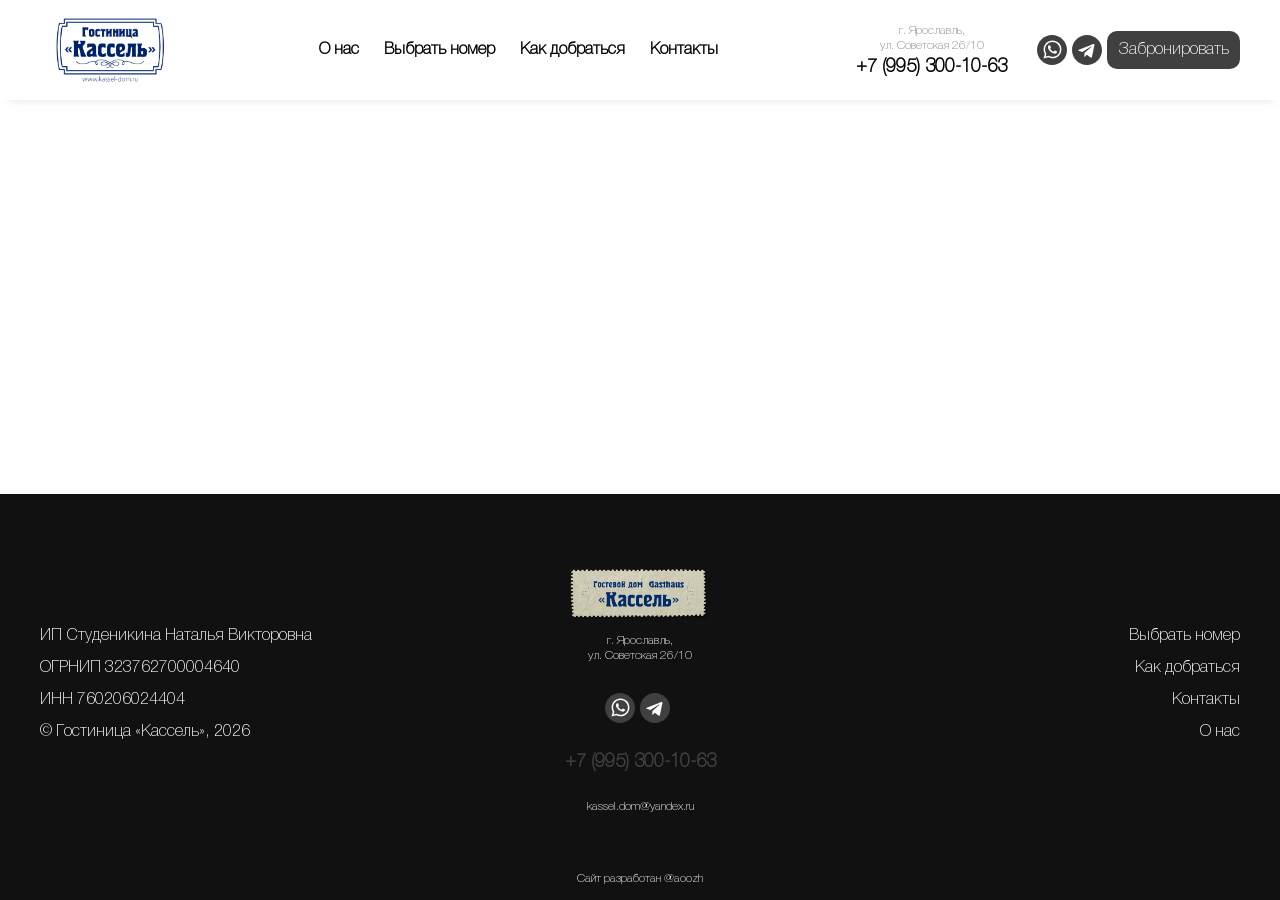
<file: page1.html>
<!DOCTYPE html>
<html lang="en">

<head>

	<title></title>
	<meta charset="UTF-8">
	<meta name="format-detection" content="telephone=no">
	<link rel="stylesheet" href="css/style.css?_v=20260422134740">
	<!-- <link rel="shortcut icon"  href="img/favicon.ico"> -->
	<meta name="viewport" content="width=device-width, initial-scale=1.0">

</head>

<body>
	<div class="wrapper page1">
		<header data-scroll="200" data-scroll-show="300" class="header">
			<div class="header__container">
				<div class="header__menu menu">
					<li class="menu__item_logo">
						<a class="logo" href="index.html" class="menu__link">
							<img src="img/logo.png" alt="">
						</a>
					</li>
					<nav class="menu__body fw700">
						<ul class="menu__list">
							<li class="menu__item">
								<a href="index.html" class="menu__link">
									О нас
								</a>
							</li>
							<li class="menu__item">
								<a href="#" class="menu__link">
									Выбрать номер
								</a>
							</li>
							<li class="menu__item">
								<a href="#" class="menu__link">
									Как добраться
								</a>
							</li>
							<li class="menu__item">
								<a href="#" class="menu__link">
									Контакты
								</a>
							</li>
						</ul>
					</nav>
					<div class="menu__item_details">
						<div class="menu__item_l menu__item_detail" data-da=".menu__list,850,last">
							<div class="menu__item_adr fz12 colgray ln12">
								г. Ярославль,<br>
								ул. Советская 26/10
							</div>
							<div class="menu__item_tel fz18 fw600">
								<a class="" href="tel:+79953001063">+7 (995) 300-10-63</a>
							</div>


						</div>
						<div class="menu__item_r menu__item_detail">
							<div class="menu__item_socs" data-da=".menu__list,850,last">
								<a href="https://wa.me/79953001063?text=Здравствуйте%21%20Я%20хотел%20бы%20забронировать%20номер..." class="soc">
									<img src="img/whorange.svg" alt="">
								</a>
								<a href="https://t.me/kassel_dom" class="soc">
									<img src="img/tgorange.svg" alt="">
								</a>
							</div>
							<div class="menu__item_btn">
								<a class="btn btnorange" href="https://reservationsteps.ru/rooms/index/a1ff00ce-76c6-462b-a288-10c69493c53f">
									Забронировать
								</a>
							</div>

						</div>
					</div>

					<button type="button" class="menu__icon icon-menu"><span></span></button>
				</div>

			</div>
		</header>
		<main class="page1">

		</main>
		<footer class="footer">
			<div class="footer__container">
				<div class="footer_body">
					<div class="footer_body_lcr">
						<div class="footer_body_left">
							<p class="fz16 ">
								ИП Студеникина Наталья Викторовна <br><br>
								ОГРНИП 323762700004640<br><br>
								ИНН 760206024404 <br><br>
								© Гостиница «Кассель», 2026
							</p>

						</div>
						<div class="footer_body_center">
							<div class="footer_body_logo">
								<li class="menu__item_logo">
									<a class="logo" href="index.html" class="menu__link">
										<img src="img/logofooter.png" alt="">
									</a>
								</li>
							</div>
							<div class="footer_body_at">
								<div class="menu__item_adr fz12 ln12 mb30">
									г. Ярославль,<br>
									ул. Советская 26/10
								</div>
								<div class="menu__item_socs mb30">
									<a href="https://wa.me/79953001063?text=Здравствуйте%21%20Я%20хотел%20бы%20забронировать%20номер..." class="soc">
										<img src="img/whorange.svg" alt="">
									</a>
									<a href="https://t.me/kassel_dom" class="soc">
										<img src="img/tgorange.svg" alt="">
									</a>
								</div>
								<div class="menu__item_tel fz18 fw600 txtcenter mb30">
									<a class="txtcenter col3" href="tel:+79953001063">+7 (995) 300-10-63</a>
								</div>
								<div class="menu__item_tel fz12 txtcenter  ">
									<a class="txtcenter" href="mailto:kassel.dom@yandex.ru">kassel.dom@yandex.ru</a>
								</div>
							</div>
						</div>
						<div class="footer_body_right">
							<ul class="menu__list fz16 txtright">
								<li class="menu__item">
									<a href="#" class="menu__link">
										Выбрать номер
									</a>
								</li>
								<li class="menu__item">
									<a href="#" class="menu__link">
										Как добраться
									</a>
								</li>
								<li class="menu__item">
									<a href="#" class="menu__link">
										Контакты
									</a>
								</li>
								<li class="menu__item">
									<a href="index.html" class="menu__link">
										О нас
									</a>
								</li>
							</ul>
						</div>
					</div>
					<div class="footer_body_bottom mt60">
						<ul class="menu__list fz12 txtcenter">

							<li class="menu__item">
								<a href="https://t.me/aoozh" class="menu__link">
									Сайт разработан @aoozh
								</a>
							</li>

						</ul>
					</div>
				</div>
			</div>
		</footer>
	</div>
	<!-- 
<div id="popup1" aria-hidden="true" class="popup">
	<div class="popup__wrapper">
		<div class="popup__content">
			<div class="popup__text">
				ПОПАП 1! <br>
			</div>
		</div>
		<button data-close type="button" class="popup__close"></button>
	</div>
</div>


 -->
	<script src="js/app.min.js?_v=20260422134740"></script>
</body>

</html>
</file>
<file: css/style.css>
@import url(https://fonts.googleapis.com/css?family=Pattaya:regular&display=swap&subset=cyrillic-ext);
@import url(https://fonts.googleapis.com/css?family=PT+Sans:regular,italic,700,700italic&display=swap&subset=cyrillic-ext);
@import url(https://fonts.googleapis.com/css?family=Cormorant:300,regular,500,600,700,300italic,italic,500italic,600italic,700italic&display=swap&subset=cyrillic-ext);
@charset "UTF-8";
@font-face {
  font-family: Cormorant;
  font-display: swap;
  src: url("../fonts/Cormorant-LightItalic.woff2") format("woff2"), url("../fonts/Cormorant-LightItalic.woff") format("woff");
  font-weight: 400;
  font-style: normal;
}
@font-face {
  font-family: helveticaneuecyr_black;
  font-display: swap;
  src: url("../fonts/helveticaneuecyr_black.woff2") format("woff2"), url("../fonts/helveticaneuecyr_black.woff") format("woff");
  font-weight: 400;
  font-style: normal;
}
@font-face {
  font-family: helveticaneuecyr_roman;
  font-display: swap;
  src: url("../fonts/helveticaneuecyr_roman.woff2") format("woff2"), url("../fonts/helveticaneuecyr_roman.woff") format("woff");
  font-weight: 400;
  font-style: normal;
}
@font-face {
  font-family: helveticaneuecyr_thin;
  font-display: swap;
  src: url("../fonts/helveticaneuecyr_thin.woff2") format("woff2"), url("../fonts/helveticaneuecyr_thin.woff") format("woff");
  font-weight: 400;
  font-style: normal;
}
@font-face {
  font-family: helveticaneuecyr_ultralight;
  font-display: swap;
  src: url("../fonts/helveticaneuecyr_ultralight.woff2") format("woff2"), url("../fonts/helveticaneuecyr_ultralight.woff") format("woff");
  font-weight: 400;
  font-style: normal;
}
@font-face {
  font-family: helveticaneuecyr_ultralightitalic;
  font-display: swap;
  src: url("../fonts/helveticaneuecyr_ultralightitalic.woff2") format("woff2"), url("../fonts/helveticaneuecyr_ultralightitalic.woff") format("woff");
  font-weight: 400;
  font-style: normal;
}
@font-face {
  font-family: HeroldC;
  font-display: swap;
  src: url("../fonts/HeroldC.woff2") format("woff2"), url("../fonts/HeroldC.woff") format("woff");
  font-weight: 400;
  font-style: normal;
}
@font-face {
  font-family: Jura;
  font-display: swap;
  src: url("../fonts/Jura-DemiBold.woff2") format("woff2"), url("../fonts/Jura-DemiBold.woff") format("woff");
  font-weight: 400;
  font-style: normal;
}
@font-face {
  font-family: Veles;
  font-display: swap;
  src: url("../fonts/Veles.woff2") format("woff2"), url("../fonts/Veles.woff") format("woff");
  font-weight: 400;
  font-style: normal;
}
* {
  padding: 0px;
  margin: 0px;
  border: 0px;
}

*,
*:before,
*:after {
  box-sizing: border-box;
}

:focus,
:active {
  outline: none;
}

a:focus,
a:active {
  outline: none;
}

html,
body {
  height: 100%;
  min-width: 320px;
  scroll-behavior: smooth;
}

body {
  color: black;
  line-height: 1;
  font-family: "helveticaneuecyr_thin";
  font-size: 0.875rem;
  -ms-text-size-adjust: 100%;
  -moz-text-size-adjust: 100%;
  -webkit-text-size-adjust: 100%;
  -webkit-font-smoothing: antialiased;
  -moz-osx-font-smoothing: grayscale;
}

input,
button,
textarea {
  font-family: "helveticaneuecyr_thin";
  font-size: inherit;
}

button {
  cursor: pointer;
  color: inherit;
  background-color: inherit;
}

a {
  color: inherit;
}

a:link,
a:visited {
  text-decoration: none;
}

a:hover {
  text-decoration: none;
}

ul li {
  list-style: none;
}

li {
  list-style: none;
}

img {
  vertical-align: top;
}

h1,
h2,
h3,
h4,
h5,
h6 {
  font-weight: inherit;
  font-size: inherit;
}

/* скрытие плейсхолдера при фокусе */
form .boxforinp input:focus::-webkit-input-placeholder {
  color: transparent;
}

form .boxforinp input:focus::-moz-placeholder {
  color: transparent;
}

form .boxforinp input:focus:-moz-placeholder {
  color: transparent;
}

form .boxforinp input:focus:-ms-input-placeholder {
  color: transparent;
}

/* конец скрытие плейсхолдера при фокусе */
/* стили инпута типа сабмит */
input[type=submit] {
  -webkit-appearance: none;
  -moz-appearance: none;
  appearance: none;
}

/* конец стили инпута типа сабмит */
.lock body {
  overflow: hidden;
  touch-action: none;
}

.wrapper {
  min-height: 100%;
  display: flex;
  flex-direction: column;
  overflow: hidden;
}
.wrapper > main {
  padding-top: 100px;
  flex: 1 1 auto;
}
@media (max-width: 850px) {
  .wrapper > main {
    padding-top: 60px;
  }
}
.wrapper > * {
  min-width: 0;
}

/*
(i) Стили будут применяться ко 
всем классам содержащим *__container
Например header__container, main__container и т.д.
Снипет (HTML): cnt
*/
[class*=__container] {
  max-width: 1200px;
  box-sizing: content-box;
  margin: 0 auto;
  padding: 0 0.9375rem;
}

.form {
  padding-top: 20px;
  min-height: 500px;
  display: flex;
  flex-direction: column;
  gap: 20px;
  justify-content: space-around;
  align-items: flex-start;
  flex-wrap: wrap;
}
.form__line {
  display: flex;
  justify-content: center;
  flex-wrap: wrap;
  padding: 5px;
  width: 100%;
}
.form__line button {
  border-radius: 10px;
}
.form input {
  padding: 0px 10px;
  width: 100%;
}
.form__button {
  background-color: rgba(255, 0, 0, 0.5);
}
.form__error {
  max-width: auto;
  text-align: center;
  font-size: 24px;
  display: flex;
  align-items: center;
}

.spollers {
  display: grid;
  gap: 15px;
}

.spollers__item {
  font-size: 1.25rem;
}

.spollers__title {
  width: 100%;
  cursor: default;
  text-align: left;
  border: 1px solid #eee;
  padding: 0.625rem 0.9375rem;
  border-radius: 0.3125rem;
  position: relative;
}
._spoller-init .spollers__title {
  cursor: pointer;
}
._spoller-init .spollers__title::before, ._spoller-init .spollers__title::after {
  content: "";
  position: absolute;
  right: 10px;
  top: 50%;
  background-color: #000;
  height: 2px;
  width: 15px;
  transition: transform 0.5s ease 0s;
}
._spoller-init .spollers__title::before {
  transform: translate(-75%, -50%) rotate(40deg);
}
._spoller-init .spollers__title::after {
  transform: translate(0, -50%) rotate(-40deg);
}
._spoller-init .spollers__title._spoller-active::before {
  transform: translateX(-75%) rotate(-40deg);
}
._spoller-init .spollers__title._spoller-active::after {
  transform: rotate(40deg);
}

.spollers__body {
  padding: 1.25rem;
  border-radius: 0.3125rem;
  border: 1px solid #eee;
}

[class*=-ibg] {
  position: relative;
}
[class*=-ibg] img {
  position: absolute;
  width: 100%;
  height: 100%;
  top: 0;
  left: 0;
  object-fit: cover;
}

[class*=-ibg_contain] img {
  object-fit: contain;
}

.icon-menu {
  display: none;
}
@media (max-width: 850px) {
  .icon-menu {
    display: block;
    position: relative;
    width: 1.875rem;
    height: 1.125rem;
    cursor: pointer;
    z-index: 61;
  }
  .icon-menu span, .icon-menu::before, .icon-menu::after {
    content: "";
    transition: all 0.3s ease 0s;
    right: 0;
    position: absolute;
    width: 100%;
    height: 0.125rem;
    background-color: #01143c;
  }
  .icon-menu::before {
    top: 0;
  }
  .icon-menu::after {
    bottom: 0;
  }
  .icon-menu span {
    top: calc(50% - 0.0625rem);
  }
  .menu-open .icon-menu span {
    width: 0;
  }
  .menu-open .icon-menu::before {
    top: calc(50% - 0.0625rem);
    transform: rotate(-45deg);
  }
  .menu-open .icon-menu::after {
    bottom: calc(50% - 0.0625rem);
    transform: rotate(45deg);
  }
}

.header {
  background-color: white;
  width: 100%;
  height: 100px;
  position: fixed;
  z-index: 50;
  box-shadow: 1px 10px 7px -8px #d4d2d273;
}
.header .header__container {
  height: 100px;
  display: flex;
  align-items: center;
  justify-content: space-between;
  position: relative;
}
.header .header__container .header__menu {
  display: flex;
  justify-content: space-between;
  align-items: center;
  width: 100%;
  height: 100%;
}
.header .header__container .header__menu .menu__body {
  display: flex;
  justify-content: space-between;
  align-items: center;
  height: 100%;
}
.header .header__container .header__menu .menu__body .menu__list {
  display: flex;
  align-items: center;
  justify-content: center;
  flex-wrap: wrap;
  max-width: 600px;
}
.header .header__container .header__menu .menu__body .menu__list .menu__item {
  display: flex;
  align-items: center;
  justify-content: center;
  font-weight: 300;
  position: relative;
  padding: 5px;
  font-size: 16px;
}
.header .header__container .header__menu .menu__body .menu__list .menu__item a {
  font-weight: 600;
}
@media (min-width: 850px) {
  .header .header__container .header__menu .menu__body .menu__list .menu__item::after {
    content: " ";
    width: 0%;
  }
  .header .header__container .header__menu .menu__body .menu__list .menu__item:hover {
    position: relative;
  }
  .header .header__container .header__menu .menu__body .menu__list .menu__item:hover::after {
    content: " ";
    width: 100%;
    height: 1px;
    position: absolute;
    bottom: -7%;
    left: 50%;
    transform: translate(-50%, 0);
    transition: all 0.3s ease 0s;
  }
}
.header .header__container .header__menu .menu__body .menu__list :not(:last-child) {
  margin-right: 15px;
}
.header .header__container .header__menu .menu__item_details {
  display: flex;
}
.header .header__container .header__menu .menu__item_details .menu__item_detail {
  display: flex;
}
.header .header__container .header__menu .menu__item_details > :not(:last-child) {
  margin-right: 15px;
}
.header .header__container .header__menu .menu__item_details .menu__item_l {
  flex-direction: column;
  align-items: center;
  justify-content: center;
  margin-right: 30px;
}
.header .header__container .header__menu .menu__item_details .menu__item_r {
  align-items: center;
}

.menu__item_logo {
  display: flex;
  align-items: center;
  width: 140px;
  height: 80px;
  position: relative;
}
.menu__item_logo img {
  position: absolute;
  height: 100%;
  top: 50%;
  left: 50%;
  transform: translate(-50%, -50%);
  object-fit: cover;
}

.menu__item_tel {
  margin-top: 5px;
  white-space: nowrap;
}

.menu__item_adr {
  text-align: center;
}

.menu__item_socs {
  display: flex;
  justify-content: center;
  align-items: center;
}
.menu__item_socs > :nth-child(n) {
  margin-right: 5px;
}

.soc {
  position: relative;
  width: 30px;
  flex: 0 0 30px;
  height: 30px;
  display: inline-flex;
  align-items: center;
  justify-content: center;
}
.soc img {
  position: absolute;
  width: 100%;
  top: 0;
  left: 0;
  object-fit: cover;
}

@media (max-width: 850px) {
  .header {
    height: 60px;
  }
  .header .header__container {
    height: 60px;
  }
  .header .header__container .header__menu .menu__body {
    display: flex;
    justify-content: center;
    background-color: white;
    width: 100%;
    height: 100%;
    overflow: hidden;
    font-size: 30px;
  }
  .header .header__container .header__menu .menu__body .menu__list {
    margin-top: 60px;
    position: absolute;
    top: 0;
    right: 0;
    flex-direction: column;
    justify-content: flex-start;
    align-items: center;
    text-align: center;
    min-height: 100%;
    min-width: 100%;
    z-index: 9;
  }
  .header .header__container .header__menu .menu__body .menu__list :not(:last-child) {
    margin-right: 0px;
    margin-bottom: 10px;
  }
  .header .header__container .header__menu .menu__body .menu__list .menu__item {
    width: 100%;
  }
  .header .header__container .header__menu .menu__body .menu__list .menu__item .menu__link {
    border-bottom: 1px solid rgba(0, 0, 0, 0.1);
    width: 100%;
    padding: 10px;
  }
  .header .header__container .header__menu .menu__body .menu__list .menu__item_socs > :not(:last-child) {
    margin-right: 15px;
  }
  .header .header__container .header__menu .menu__body .menu__list .menu__item_socs .soc {
    margin-bottom: 0;
  }
  .header .header__container .header__menu .menu__item_details {
    flex: 0 1 100%;
    justify-content: flex-end;
    padding-right: 15px;
  }

  .menu__item_logo {
    width: 80px;
    height: 50px;
  }

  .header__menu .menu__item_logo {
    z-index: 5;
  }
  .header__menu .menu__body {
    position: fixed;
    z-index: 40;
    top: 0;
    right: -100%;
    transition: right 0.3s ease 0s;
  }
  .header__menu .menu__item_btn {
    z-index: 5;
  }

  .menu-open .menu__body {
    right: 0;
    z-index: 4;
  }
}
.footer {
  padding: 60px 0 15px 0;
  background-color: #111111;
  color: white;
}
.footer .footer_body_logo {
  display: flex;
  justify-content: center;
}
.footer .menu__item_logo a img {
  height: auto;
  width: 100%;
}
.footer .menu__list > :not(:last-child) {
  margin-bottom: 16px;
}
.footer .menu__list a {
  transition: all 0.3s ease 0s;
}
.footer .menu__list a:hover {
  transition: all 0.3s ease 0s;
  color: #414040;
}
.footer .footer_body_lcr {
  display: flex;
  justify-content: space-between;
}
.footer .footer_body_lcr > :nth-child(n) {
  flex: 0 1 305px;
}
.footer .footer_body_lcr .footer_body_left {
  display: flex;
  align-items: center;
}
.footer .footer_body_lcr .footer_body_right {
  display: flex;
  align-items: center;
  justify-content: flex-end;
}
@media (max-width: 850px) {
  .footer {
    padding: 30px 0 10px 0;
  }
  .footer .footer_body_lcr {
    flex-direction: column;
    flex-wrap: wrap;
  }
  .footer .footer_body_lcr .footer_body_center {
    flex: 0 1 100%;
    order: 1;
    margin-bottom: 30px;
  }
  .footer .footer_body_lcr .footer_body_right {
    flex: 0 1 100%;
    order: 2;
    margin-bottom: 30px;
  }
  .footer .footer_body_lcr .footer_body_right .menu__list {
    width: 100%;
    text-align: center;
  }
  .footer .footer_body_lcr .footer_body_left {
    border-top: 1px solid rgba(255, 251, 251, 0.1);
    padding-top: 30px;
    flex: 0 1 100%;
    order: 3;
    font-size: 12px;
  }
  .footer .footer_body_lcr .footer_body_left p {
    width: 100%;
    font-size: 12px;
    text-align: center;
  }
}

.banner {
  position: relative;
}
.banner .banner__slide {
  position: relative;
  width: 100%;
  height: 90vh;
  transition: all 0.3s ease 0s;
}
.banner .banner__slide img {
  position: absolute;
  width: 100%;
  height: 100%;
  top: 50%;
  left: 50%;
  transform: translate(-50%, -50%);
  object-fit: cover;
}
.banner .banner__slide.swiper-slide.swiper-slide-active {
  transition: all 0.3s ease 0s;
}
.banner .banner__prev,
.banner .banner__next {
  z-index: 5;
}
.banner .banner_info {
  position: absolute;
  z-index: 1;
  top: 0;
  left: 0;
  display: flex;
  align-items: center;
  width: 100%;
  height: 100%;
}
.banner .banner_info .banner_info__container {
  width: 100%;
  height: 100%;
}
.banner .banner_info .banner_info__container .banner_infobodybox {
  width: 100%;
  height: 100%;
  display: flex;
  align-items: center;
  justify-content: center;
}
.banner .banner_info .banner_info__container .banner_infobodybox .banner_infobody {
  padding: 30px;
  border-radius: 15px;
}
.banner .banner_info .banner_info__container .banner_infobodybox .banner_infobody .banner_infobody_text {
  margin-bottom: 15px;
}
.banner .banner_info .banner_info__container .banner_infobodybox .banner_infobody .banner_infobody_btns {
  max-width: 300px;
  margin: 0 auto;
}
.banner .banner_info .banner_info__container .banner_infobodybox .banner_infobody .banner_infobody_btns > :not(:last-child) {
  margin-bottom: 15px;
}
@media (max-width: 850px) {
  .banner .banner__slide {
    height: 95vh;
  }
  .banner .banner_info .banner_info__container .banner_infobodybox {
    align-items: flex-end;
    padding-bottom: 60px;
  }
  .banner .banner_info .banner_info__container .banner_infobodybox .banner_infobody {
    padding: 15px;
  }
  .banner .banner_info .banner_info__container .banner_infobodybox .banner_infobody .banner_infobody_btns {
    display: flex;
    max-width: none;
    justify-content: center;
  }
  .banner .banner_info .banner_info__container .banner_infobodybox .banner_infobody .banner_infobody_btns > :not(:last-child) {
    margin-bottom: 0px;
    margin-right: 15px;
  }
}

.bannertop .banner__slider {
  background: black;
}
.bannertop .banner__slide::before {
  content: "";
  position: absolute;
  z-index: 2;
  inset: 0;
  background: rgba(0, 0, 0, 0.4);
}

.reviews .banner__slide::before {
  content: "";
  position: absolute;
  z-index: 2;
  inset: 0;
  background: rgba(0, 0, 0, 0);
}

.room {
  height: 700px;
  position: relative;
  border-radius: 15px;
  overflow: hidden;
}
.room .room_ttb {
  transition: all 0.3s ease 0s;
  position: absolute;
  z-index: 2;
  top: 0px;
  right: 0px;
  background-color: rgba(0, 0, 0, 0.5);
  width: 500px;
  padding: 15px;
  border-radius: 0 15px 0 15px;
  color: white;
}
.room .room_ttb .room_top {
  width: 100%;
  display: flex;
  align-items: center;
  justify-content: space-between;
}
.room .room_ttb .room_text {
  transition: all 0.3s ease 0s;
  padding-top: 10px;
  overflow: hidden;
  max-width: 600px;
  max-height: 24px;
  transition: max-height 0.3s ease;
}
.room .room_ttb .room_more {
  width: 100%;
  justify-content: flex-end;
  display: inline-block;
  margin-top: 5px;
  cursor: pointer;
  color: white;
  text-decoration: dotted;
  font-weight: 500;
  text-align: center;
}
.room .room_imgs {
  transition: all 0.3s ease 0s;
  height: 100%;
}
.room .room_imgs .room__slider {
  height: 100%;
  position: static;
}
.room .room_imgs .room__slider .room__wrapper {
  height: 100%;
}
.room .room_imgs .room__slider .room__wrapper .room__slide {
  position: relative;
  width: 100%;
  height: 100%;
  border-radius: 15px;
  overflow: hidden;
}
.room .room_imgs .room__slider .room__wrapper .room__slide img {
  position: absolute;
  width: 100%;
  height: 100%;
  top: 50%;
  left: 50%;
  transform: translate(-50%, -50%);
  object-fit: cover;
}
.room .room_imgs .room__slider .room__prev,
.room .room_imgs .room__slider .room__next {
  z-index: 12;
}
.room .room_imgs .room__slider .room__pagination {
  bottom: 0;
  display: flex;
  justify-content: space-between;
  border-radius: 0 0 15px 15px;
  overflow: hidden;
}
.room .room_imgs .room__slider .room__pagination > :not(:last-child) {
  border-right: 1px solid white;
}
.room .room_imgs .room__slider .room__pagination .swiper-pagination-bullet {
  flex: 0 1 100%;
  border-radius: 0;
  margin: 0;
  background-color: rgba(0, 0, 0, 0.5);
  transition: all 0.3s ease 0s;
}
.room .room_imgs .room__slider .room__pagination .swiper-pagination-bullet.swiper-pagination-bullet-active {
  background-color: #414040;
  transition: all 0.3s ease 0s;
}

.room.is_active .room_ttb {
  background-color: rgba(0, 0, 0, 0.7);
  transition: all 0.3s ease 0s;
}
.room.is_active .room_ttb .room_text {
  transition: all 0.3s ease 0s;
}
.room.is_active .room_imgs {
  opacity: 0.7;
  transition: all 0.3s ease 0s;
}

@media (max-width: 850px) {
  .room {
    height: auto;
    display: flex;
    flex-direction: column;
  }
  .room .room_imgs {
    order: 1;
    height: 300px;
  }
  .room .room_imgs .room__slider .room__wrapper .room__slide {
    border-radius: 15px 15px 0 0;
  }
  .room .room_imgs .room__slider .room__prev,
.room .room_imgs .room__slider .room__next {
    top: 145px;
  }
  .room .room_imgs .room__slider .room__pagination {
    top: 0;
    bottom: auto;
    border-radius: 15px 15px 0 0;
  }
  .room .room_ttb {
    border-radius: 0 0 15px 15px;
    position: static;
    order: 2;
    width: 100%;
  }

  .room.is_active .room_imgs {
    opacity: 1;
  }
}
.breakfast .breakfast_body {
  display: flex;
  flex-direction: column;
  align-items: center;
}
@media (max-width: 850px) {
  .breakfast .breakfast_body .main_text {
    max-width: 297px;
  }
}
.breakfast .banner .banner__slide {
  height: 600px;
  overflow: hidden;
}
.breakfast .banner .banner__slide img {
  border-radius: 15px;
  overflow: hidden;
  width: auto;
  top: auto;
  bottom: 0;
  transform: translate(-50%, 0);
}
.breakfast .banner .banner__prev,
.breakfast .banner .banner__next {
  color: #414040;
}
.breakfast .banner .banner__pagination {
  margin: 0 auto;
  max-width: 250px;
  left: 50%;
  transform: translate(-50%, 0);
  bottom: 0;
  display: flex;
  justify-content: center;
  border-radius: 15px 15px 0 0;
  overflow: hidden;
}
.breakfast .banner .banner__pagination > :not(:last-child) {
  border-right: 1px solid white;
}
.breakfast .banner .banner__pagination .swiper-pagination-bullet {
  flex: 0 1 100%;
  border-radius: 0;
  margin: 0;
  background-color: rgba(0, 0, 0, 0.5);
  transition: all 0.3s ease 0s;
}
.breakfast .banner .banner__pagination .swiper-pagination-bullet.swiper-pagination-bullet-active {
  background-color: #414040;
  transition: all 0.3s ease 0s;
}
@media (max-width: 850px) {
  .breakfast .banner .banner__slide {
    height: 300px;
  }
  .breakfast .banner .banner__pagination {
    max-width: 400px;
    border-radius: 15px 15px 15px 15px;
  }
}

.legends_spollers {
  display: flex;
  justify-content: center;
}
.legends_spollers .spollers {
  width: 100%;
  flex: 0 0 100%;
}
.legends_spollers .spollers .spollers__title {
  padding-right: 50px;
}

.aboutus__body {
  display: flex;
  flex-direction: column;
  align-items: center;
}

.reviews.breakfast .banner__slider {
  overflow: visible;
}
.reviews.breakfast .banner__slider .banner__pagination {
  bottom: -50px;
  border-radius: 15px;
}

.howgo_body {
  display: flex;
  flex-direction: column;
  align-items: center;
}

.howgo_map {
  width: 100%;
  height: 600px;
  border-radius: 15px;
  overflow: hidden;
}
@media (max-width: 850px) {
  .howgo_map {
    height: 300px;
  }
}

:root {
  --animate-duration: 1s;
  --animate-delay: 1s;
  --animate-repeat: 1;
}

.animated {
  animation-duration: var(--animate-duration);
  animation-fill-mode: both;
}

.animated.infinite {
  animation-iteration-count: infinite;
}

.animated.repeat-1 {
  animation-iteration-count: var(--animate-repeat);
}

.animated.repeat-2 {
  animation-iteration-count: calc(var(--animate-repeat) * 2);
}

.animated.repeat-3 {
  animation-iteration-count: calc(var(--animate-repeat) * 3);
}

.animated.delay-1s {
  animation-delay: var(--animate-delay);
}

.animated.delay-2s {
  animation-delay: calc(var(--animate-delay) * 2);
}

.animated.delay-3s {
  animation-delay: calc(var(--animate-delay) * 3);
}

.animated.delay-4s {
  animation-delay: calc(var(--animate-delay) * 4);
}

.animated.delay-5s {
  animation-delay: calc(var(--animate-delay) * 5);
}

.animated.faster {
  animation-duration: calc(var(--animate-duration) / 2);
}

.animated.fast {
  animation-duration: calc(var(--animate-duration) * 0.8);
}

.animated.slow {
  animation-duration: calc(var(--animate-duration) * 2);
}

.animated.slower {
  animation-duration: calc(var(--animate-duration) * 3);
}

@media print, (prefers-reduced-motion: reduce) {
  .animated {
    animation-duration: 1ms !important;
    transition-duration: 1ms !important;
    animation-iteration-count: 1 !important;
  }

  .animated[class*=Out] {
    opacity: 0;
  }
}
@keyframes fadeInDown {
  from {
    opacity: 0;
    transform: translate3d(0, -10%, 0);
    transition: all 0.3s ease 0s;
  }
  to {
    opacity: 1;
    transform: translate3d(0, 0, 0);
    transition: all 0.3s ease 0s;
  }
}
.fadeInDown {
  animation-name: fadeInDown;
}

:root {
  --animate-duration: 1s;
  --animate-delay: 1s;
  --animate-repeat: 1;
}

.animated {
  animation-duration: var(--animate-duration);
  animation-fill-mode: both;
}

.animated.infinite {
  animation-iteration-count: infinite;
}

.animated.repeat-1 {
  animation-iteration-count: var(--animate-repeat);
}

.animated.repeat-2 {
  animation-iteration-count: calc(var(--animate-repeat) * 2);
}

.animated.repeat-3 {
  animation-iteration-count: calc(var(--animate-repeat) * 3);
}

.animated.delay-1s {
  animation-delay: var(--animate-delay);
}

.animated.delay-2s {
  animation-delay: calc(var(--animate-delay) * 2);
}

.animated.delay-3s {
  animation-delay: calc(var(--animate-delay) * 3);
}

.animated.delay-4s {
  animation-delay: calc(var(--animate-delay) * 4);
}

.animated.delay-5s {
  animation-delay: calc(var(--animate-delay) * 5);
}

.animated.faster {
  animation-duration: calc(var(--animate-duration) / 2);
}

.animated.fast {
  animation-duration: calc(var(--animate-duration) * 0.8);
}

.animated.slow {
  animation-duration: calc(var(--animate-duration) * 2);
}

.animated.slower {
  animation-duration: calc(var(--animate-duration) * 3);
}

@media print, (prefers-reduced-motion: reduce) {
  .animated {
    animation-duration: 1ms !important;
    transition-duration: 1ms !important;
    animation-iteration-count: 1 !important;
  }

  .animated[class*=Out] {
    opacity: 0;
  }
}
@keyframes fadeInLeft {
  from {
    opacity: 0;
    transform: translate3d(-10%, 0, 0);
  }
  to {
    opacity: 1;
    transform: translate3d(0, 0, 0);
  }
}
.fadeInLeft {
  animation-name: fadeInLeft;
}

:root {
  --animate-duration: 1s;
  --animate-delay: 1s;
  --animate-repeat: 1;
}

.animated {
  animation-duration: var(--animate-duration);
  animation-fill-mode: both;
}

.animated.infinite {
  animation-iteration-count: infinite;
}

.animated.repeat-1 {
  animation-iteration-count: var(--animate-repeat);
}

.animated.repeat-2 {
  animation-iteration-count: calc(var(--animate-repeat) * 2);
}

.animated.repeat-3 {
  animation-iteration-count: calc(var(--animate-repeat) * 3);
}

.animated.delay-1s {
  animation-delay: var(--animate-delay);
}

.animated.delay-2s {
  animation-delay: calc(var(--animate-delay) * 2);
}

.animated.delay-3s {
  animation-delay: calc(var(--animate-delay) * 3);
}

.animated.delay-4s {
  animation-delay: calc(var(--animate-delay) * 4);
}

.animated.delay-5s {
  animation-delay: calc(var(--animate-delay) * 5);
}

.animated.faster {
  animation-duration: calc(var(--animate-duration) / 2);
}

.animated.fast {
  animation-duration: calc(var(--animate-duration) * 0.8);
}

.animated.slow {
  animation-duration: calc(var(--animate-duration) * 2);
}

.animated.slower {
  animation-duration: calc(var(--animate-duration) * 3);
}

@media print, (prefers-reduced-motion: reduce) {
  .animated {
    animation-duration: 1ms !important;
    transition-duration: 1ms !important;
    animation-iteration-count: 1 !important;
  }

  .animated[class*=Out] {
    opacity: 0;
  }
}
@keyframes fadeInRight {
  from {
    opacity: 0;
    transform: translate3d(10%, 0, 0);
  }
  to {
    opacity: 1;
    transform: translate3d(0, 0, 0);
  }
}
.fadeInRight {
  animation-name: fadeInRight;
}

:root {
  --animate-duration: 1s;
  --animate-delay: 1s;
  --animate-repeat: 1;
}

.animated {
  animation-duration: var(--animate-duration);
  animation-fill-mode: both;
}

.animated.infinite {
  animation-iteration-count: infinite;
}

.animated.repeat-1 {
  animation-iteration-count: var(--animate-repeat);
}

.animated.repeat-2 {
  animation-iteration-count: calc(var(--animate-repeat) * 2);
}

.animated.repeat-3 {
  animation-iteration-count: calc(var(--animate-repeat) * 3);
}

.animated.delay-1s {
  animation-delay: var(--animate-delay);
}

.animated.delay-2s {
  animation-delay: calc(var(--animate-delay) * 2);
}

.animated.delay-3s {
  animation-delay: calc(var(--animate-delay) * 3);
}

.animated.delay-4s {
  animation-delay: calc(var(--animate-delay) * 4);
}

.animated.delay-5s {
  animation-delay: calc(var(--animate-delay) * 5);
}

.animated.faster {
  animation-duration: calc(var(--animate-duration) / 2);
}

.animated.fast {
  animation-duration: calc(var(--animate-duration) * 0.8);
}

.animated.slow {
  animation-duration: calc(var(--animate-duration) * 2);
}

.animated.slower {
  animation-duration: calc(var(--animate-duration) * 3);
}

@media print, (prefers-reduced-motion: reduce) {
  .animated {
    animation-duration: 1ms !important;
    transition-duration: 1ms !important;
    animation-iteration-count: 1 !important;
  }

  .animated[class*=Out] {
    opacity: 0;
  }
}
@keyframes fadeInUp {
  from {
    opacity: 0;
    transform: translate3d(0, 10%, 0);
    transition: all 0.3s ease 0s;
  }
  to {
    opacity: 1;
    transform: translate3d(0, 0, 0);
    transition: all 0.3s ease 0s;
  }
}
.fadeInUp {
  animation-name: fadeInUp;
}

.mw800 {
  max-width: 800px;
}

.mw700 {
  max-width: 700px;
}

.colgray {
  color: rgba(0, 0, 0, 0.5);
}

.colwhite {
  color: white;
}

.fw600 {
  font-weight: 600 !important;
}

.fw300 {
  font-weight: 300 !important;
}

.ln12 {
  line-height: 1.2;
}

.ls2 {
  letter-spacing: 2px;
}

.txtcenter {
  text-align: center;
}

.txtleft {
  text-align: left;
}

.txtright {
  text-align: right;
}

.fz72 {
  font-size: 72px;
}
@media (max-width: 850px) {
  .fz72 {
    font-size: 40px;
  }
}

.fz48 {
  font-size: 48px;
}

.fz36 {
  font-size: 36px;
}
@media (max-width: 850px) {
  .fz36 {
    font-size: 18px;
  }
}

.fz24 {
  font-size: 24px;
}
@media (max-width: 850px) {
  .fz24 {
    font-size: 18px;
  }
}

.fz18 {
  font-size: 18px;
}

.fz16 {
  font-size: 16px;
}

.fz14 {
  font-size: 14px;
}

.fz12 {
  font-size: 12px;
}

.btn {
  border-radius: 10px;
  padding: 10px;
  font-size: 16px;
  color: white;
  display: inline-flex;
  justify-content: center;
  align-items: center;
  transition: all 0.3s ease 0s;
  border: 1px solid transparent;
}
.btn:hover {
  border: 1px solid rgba(255, 255, 255, 0.689);
  transition: all 0.3s ease 0s;
  box-shadow: 2px 10px 20px -8px #13121273;
}

.btnorange {
  background-color: #414040;
  transition: all 0.3s ease 0s;
}

.btntrans {
  border: 1px solid rgba(255, 255, 255, 0.689);
  color: rgba(255, 255, 255, 0.689);
}
.btntrans:hover {
  transition: all 0.3s ease 0s;
  color: rgba(255, 255, 255, 0.989);
  border: 1px solid rgba(255, 255, 255, 0.989);
}

.mauto {
  margin: 0 auto;
}

.mt15 {
  margin-top: 15px;
}

.mb15 {
  margin-bottom: 15px;
}

.mt30 {
  margin-top: 30px;
}

.mb30 {
  margin-bottom: 30px;
}

.mt60 {
  margin-top: 60px;
}

.mb60 {
  margin-bottom: 60px;
}

.mt90 {
  margin-top: 90px;
}

.mb90 {
  margin-bottom: 90px;
}

.mt120 {
  margin-top: 120px;
}

.mb120 {
  margin-bottom: 120px;
}

.col1 {
  color: #00226a;
}

.col3 {
  color: #414040;
}

.jccenter {
  display: flex;
  justify-content: center;
}

.nowrap {
  white-space: nowrap;
}

.tabs_headers {
  display: flex;
  justify-content: center;
  margin-bottom: 16px;
  overflow-x: auto;
  padding-bottom: 5px;
}
.tabs_headers::-webkit-scrollbar {
  width: 1px;
  /* ширина scrollbar */
  height: 1px;
  /* высота scrollbar */
}
.tabs_headers::-webkit-scrollbar-track {
  background: transparent;
  /* цвет дорожки */
}
.tabs_headers::-webkit-scrollbar-thumb {
  background-color: rgba(0, 0, 0, 0.1);
  /* цвет плашки */
  border-radius: 20px;
  /* закругления плашки */
  border: 3px solid transparent;
  /* padding вокруг плашки */
}
@media (max-width: 850px) {
  .tabs_headers {
    justify-content: flex-start;
  }
}

.tabs_header {
  padding: 10px 15px;
  cursor: pointer;
  transition: all 0.3s ease 0s;
  border-right: 1px solid rgba(0, 0, 0, 0.1);
  color: rgba(0, 0, 0, 0.5);
}
.tabs_header:hover {
  transition: all 0.3s ease 0s;
  color: #414040;
}

.tabs_header.is_active {
  color: #414040;
  box-shadow: 2px 10px 20px -8px transparent;
}

.tabs_content {
  display: none;
}

.tabs_content.is_active {
  display: block;
}

.animtop, .animdown, .animleft, .animright {
  opacity: 0;
}
.swiper {
  overflow: hidden;
  height: 100%;
}

.swiper-wrapper {
  width: 100%;
  height: 100%;
  box-sizing: content-box;
  display: flex;
  position: relative;
}

.swiper-vertical .swiper-wrapper {
  flex-direction: column;
}

.swiper-autoheight .swiper-wrapper {
  align-items: flex-start;
}

.swiper-initialized .swiper-slide {
  flex-shrink: 0;
}

.swiper-android .swiper-slide,
.swiper-android .swiper-wrapper {
  transform: translate3d(0px, 0, 0);
}

.swiper-button-lock {
  display: none !important;
}
/**
 * Swiper 7.2.0
 * Most modern mobile touch slider and framework with hardware accelerated transitions
 * https://swiperjs.com
 *
 * Copyright 2014-2021 Vladimir Kharlampidi
 *
 * Released under the MIT License
 *
 * Released on: October 27, 2021
 */
@font-face {
  font-family: swiper-icons;
  src: url("data:application/font-woff;charset=utf-8;base64, [base64]//wADZ2x5ZgAAAywAAADMAAAD2MHtryVoZWFkAAABbAAAADAAAAA2E2+eoWhoZWEAAAGcAAAAHwAAACQC9gDzaG10eAAAAigAAAAZAAAArgJkABFsb2NhAAAC0AAAAFoAAABaFQAUGG1heHAAAAG8AAAAHwAAACAAcABAbmFtZQAAA/gAAAE5AAACXvFdBwlwb3N0AAAFNAAAAGIAAACE5s74hXjaY2BkYGAAYpf5Hu/j+W2+MnAzMYDAzaX6QjD6/4//Bxj5GA8AuRwMYGkAPywL13jaY2BkYGA88P8Agx4j+/8fQDYfA1AEBWgDAIB2BOoAeNpjYGRgYNBh4GdgYgABEMnIABJzYNADCQAACWgAsQB42mNgYfzCOIGBlYGB0YcxjYGBwR1Kf2WQZGhhYGBiYGVmgAFGBiQQkOaawtDAoMBQxXjg/wEGPcYDDA4wNUA2CCgwsAAAO4EL6gAAeNpj2M0gyAACqxgGNWBkZ2D4/wMA+xkDdgAAAHjaY2BgYGaAYBkGRgYQiAHyGMF8FgYHIM3DwMHABGQrMOgyWDLEM1T9/w8UBfEMgLzE////P/5//f/V/xv+r4eaAAeMbAxwIUYmIMHEgKYAYjUcsDAwsLKxc3BycfPw8jEQA/[base64]/uznmfPFBNODM2K7MTQ45YEAZqGP81AmGGcF3iPqOop0r1SPTaTbVkfUe4HXj97wYE+yNwWYxwWu4v1ugWHgo3S1XdZEVqWM7ET0cfnLGxWfkgR42o2PvWrDMBSFj/IHLaF0zKjRgdiVMwScNRAoWUoH78Y2icB/yIY09An6AH2Bdu/UB+yxopYshQiEvnvu0dURgDt8QeC8PDw7Fpji3fEA4z/PEJ6YOB5hKh4dj3EvXhxPqH/SKUY3rJ7srZ4FZnh1PMAtPhwP6fl2PMJMPDgeQ4rY8YT6Gzao0eAEA409DuggmTnFnOcSCiEiLMgxCiTI6Cq5DZUd3Qmp10vO0LaLTd2cjN4fOumlc7lUYbSQcZFkutRG7g6JKZKy0RmdLY680CDnEJ+UMkpFFe1RN7nxdVpXrC4aTtnaurOnYercZg2YVmLN/d/gczfEimrE/fs/bOuq29Zmn8tloORaXgZgGa78yO9/cnXm2BpaGvq25Dv9S4E9+5SIc9PqupJKhYFSSl47+Qcr1mYNAAAAeNptw0cKwkAAAMDZJA8Q7OUJvkLsPfZ6zFVERPy8qHh2YER+3i/BP83vIBLLySsoKimrqKqpa2hp6+jq6RsYGhmbmJqZSy0sraxtbO3sHRydnEMU4uR6yx7JJXveP7WrDycAAAAAAAH//wACeNpjYGRgYOABYhkgZgJCZgZNBkYGLQZtIJsFLMYAAAw3ALgAeNolizEKgDAQBCchRbC2sFER0YD6qVQiBCv/H9ezGI6Z5XBAw8CBK/m5iQQVauVbXLnOrMZv2oLdKFa8Pjuru2hJzGabmOSLzNMzvutpB3N42mNgZGBg4GKQYzBhYMxJLMlj4GBgAYow/P/PAJJhLM6sSoWKfWCAAwDAjgbRAAB42mNgYGBkAIIbCZo5IPrmUn0hGA0AO8EFTQAA");
  font-weight: 400;
  font-style: normal;
}
:root {
  --swiper-theme-color: #007aff;
}

.swiper {
  margin-left: auto;
  margin-right: auto;
  position: relative;
  overflow: hidden;
  list-style: none;
  padding: 0;
  z-index: 1;
}

.swiper-vertical > .swiper-wrapper {
  flex-direction: column;
}

.swiper-wrapper {
  position: relative;
  width: 100%;
  height: 100%;
  z-index: 1;
  display: flex;
  transition-property: transform;
  box-sizing: content-box;
}

.swiper-android .swiper-slide,
.swiper-wrapper {
  transform: translate3d(0px, 0, 0);
}

.swiper-pointer-events {
  touch-action: pan-y;
}

.swiper-pointer-events.swiper-vertical {
  touch-action: pan-x;
}

.swiper-slide {
  flex-shrink: 0;
  width: 100%;
  height: 100%;
  position: relative;
  transition-property: transform;
}

.swiper-slide-invisible-blank {
  visibility: hidden;
}

.swiper-autoheight,
.swiper-autoheight .swiper-slide {
  height: auto;
}

.swiper-autoheight .swiper-wrapper {
  align-items: flex-start;
  transition-property: transform, height;
}

.swiper-3d,
.swiper-3d.swiper-css-mode .swiper-wrapper {
  perspective: 1200px;
}

.swiper-3d .swiper-cube-shadow,
.swiper-3d .swiper-slide,
.swiper-3d .swiper-slide-shadow,
.swiper-3d .swiper-slide-shadow-bottom,
.swiper-3d .swiper-slide-shadow-left,
.swiper-3d .swiper-slide-shadow-right,
.swiper-3d .swiper-slide-shadow-top,
.swiper-3d .swiper-wrapper {
  transform-style: preserve-3d;
}

.swiper-3d .swiper-slide-shadow,
.swiper-3d .swiper-slide-shadow-bottom,
.swiper-3d .swiper-slide-shadow-left,
.swiper-3d .swiper-slide-shadow-right,
.swiper-3d .swiper-slide-shadow-top {
  position: absolute;
  left: 0;
  top: 0;
  width: 100%;
  height: 100%;
  pointer-events: none;
  z-index: 10;
}

.swiper-3d .swiper-slide-shadow {
  background: rgba(0, 0, 0, 0.15);
}

.swiper-3d .swiper-slide-shadow-left {
  background-image: linear-gradient(to left, rgba(0, 0, 0, 0.5), rgba(0, 0, 0, 0));
}

.swiper-3d .swiper-slide-shadow-right {
  background-image: linear-gradient(to right, rgba(0, 0, 0, 0.5), rgba(0, 0, 0, 0));
}

.swiper-3d .swiper-slide-shadow-top {
  background-image: linear-gradient(to top, rgba(0, 0, 0, 0.5), rgba(0, 0, 0, 0));
}

.swiper-3d .swiper-slide-shadow-bottom {
  background-image: linear-gradient(to bottom, rgba(0, 0, 0, 0.5), rgba(0, 0, 0, 0));
}

.swiper-css-mode > .swiper-wrapper {
  overflow: auto;
  scrollbar-width: none;
  -ms-overflow-style: none;
}

.swiper-css-mode > .swiper-wrapper::-webkit-scrollbar {
  display: none;
}

.swiper-css-mode > .swiper-wrapper > .swiper-slide {
  scroll-snap-align: start start;
}

.swiper-horizontal.swiper-css-mode > .swiper-wrapper {
  scroll-snap-type: x mandatory;
}

.swiper-vertical.swiper-css-mode > .swiper-wrapper {
  scroll-snap-type: y mandatory;
}

.swiper-centered > .swiper-wrapper::before {
  content: "";
  flex-shrink: 0;
  order: 9999;
}

.swiper-centered.swiper-horizontal > .swiper-wrapper > .swiper-slide:first-child {
  margin-inline-start: var(--swiper-centered-offset-before);
}

.swiper-centered.swiper-horizontal > .swiper-wrapper::before {
  height: 100%;
  min-height: 1px;
  width: var(--swiper-centered-offset-after);
}

.swiper-centered.swiper-vertical > .swiper-wrapper > .swiper-slide:first-child {
  margin-block-start: var(--swiper-centered-offset-before);
}

.swiper-centered.swiper-vertical > .swiper-wrapper::before {
  width: 100%;
  min-width: 1px;
  height: var(--swiper-centered-offset-after);
}

.swiper-centered > .swiper-wrapper > .swiper-slide {
  scroll-snap-align: center center;
}

.swiper-virtual.swiper-css-mode .swiper-wrapper::after {
  content: "";
  position: absolute;
  left: 0;
  top: 0;
  pointer-events: none;
}

.swiper-virtual.swiper-css-mode.swiper-horizontal .swiper-wrapper::after {
  height: 1px;
  width: var(--swiper-virtual-size);
}

.swiper-virtual.swiper-css-mode.swiper-vertical .swiper-wrapper::after {
  width: 1px;
  height: var(--swiper-virtual-size);
}

:root {
  --swiper-navigation-size: 44px;
}

.swiper-button-next,
.swiper-button-prev {
  position: absolute;
  top: 50%;
  width: calc(var(--swiper-navigation-size) / 44 * 27);
  height: var(--swiper-navigation-size);
  margin-top: calc(0px - var(--swiper-navigation-size) / 2);
  z-index: 10;
  cursor: pointer;
  display: flex;
  align-items: center;
  justify-content: center;
  color: white;
  transition: all 0.3s ease 0s;
}
.swiper-button-next:hover,
.swiper-button-prev:hover {
  color: #ff3700;
  transition: all 0.3s ease 0s;
}

.swiper-button-next.swiper-button-disabled,
.swiper-button-prev.swiper-button-disabled {
  opacity: 0.35;
  cursor: auto;
  pointer-events: none;
}

.swiper-button-next:after,
.swiper-button-prev:after {
  font-family: swiper-icons;
  font-size: var(--swiper-navigation-size);
  text-transform: none !important;
  letter-spacing: 0;
  text-transform: none;
  font-variant: initial;
  line-height: 1;
}

.swiper-button-prev,
.swiper-rtl .swiper-button-next {
  left: 10px;
  right: auto;
}

.swiper-button-prev:after,
.swiper-rtl .swiper-button-next:after {
  content: "prev";
}

.swiper-button-next,
.swiper-rtl .swiper-button-prev {
  right: 10px;
  left: auto;
}

.swiper-button-next:after,
.swiper-rtl .swiper-button-prev:after {
  content: "next";
}

.swiper-button-lock {
  display: none;
}

.swiper-pagination {
  position: absolute;
  text-align: center;
  transition: 0.3s opacity;
  transform: translate3d(0, 0, 0);
  z-index: 10;
}

.swiper-pagination.swiper-pagination-hidden {
  opacity: 0;
}

.swiper-horizontal > .swiper-pagination-bullets,
.swiper-pagination-bullets.swiper-pagination-horizontal,
.swiper-pagination-custom,
.swiper-pagination-fraction {
  bottom: 10px;
  left: 0;
  width: 100%;
  color: black;
}

.swiper-pagination-bullets-dynamic {
  font-size: 18px;
  color: white;
}

.swiper-pagination-bullets-dynamic .swiper-pagination-bullet {
  transform: scale(0.33);
  position: relative;
}

.swiper-pagination-bullets-dynamic .swiper-pagination-bullet-active {
  transform: scale(1);
}

.swiper-pagination-bullets-dynamic .swiper-pagination-bullet-active-main {
  transform: scale(1);
}

.swiper-pagination-bullets-dynamic .swiper-pagination-bullet-active-prev {
  transform: scale(0.66);
}

.swiper-pagination-bullets-dynamic .swiper-pagination-bullet-active-prev-prev {
  transform: scale(0.33);
}

.swiper-pagination-bullets-dynamic .swiper-pagination-bullet-active-next {
  transform: scale(0.66);
}

.swiper-pagination-bullets-dynamic .swiper-pagination-bullet-active-next-next {
  transform: scale(0.33);
}

.swiper-pagination-bullet {
  width: var(--swiper-pagination-bullet-width, var(--swiper-pagination-bullet-size, 30px));
  height: var(--swiper-pagination-bullet-height, var(--swiper-pagination-bullet-size, 30px));
  display: inline-block;
  border-radius: 50%;
  background: var(--swiper-pagination-bullet-inactive-color, red);
  opacity: var(--swiper-pagination-bullet-inactive-opacity, 0.5);
}

button.swiper-pagination-bullet {
  border: none;
  margin: 0;
  padding: 0;
  box-shadow: none;
  -webkit-appearance: none;
  appearance: none;
}

.swiper-pagination-clickable .swiper-pagination-bullet {
  cursor: pointer;
}

.swiper-pagination-bullet:only-child {
  display: none !important;
}

.swiper-pagination-bullet-active {
  opacity: var(--swiper-pagination-bullet-opacity, 1);
  background-color: #000;
}

.swiper-pagination-vertical.swiper-pagination-bullets,
.swiper-vertical > .swiper-pagination-bullets {
  right: 10px;
  top: 50%;
  transform: translate3d(0px, -50%, 0);
}

.swiper-pagination-vertical.swiper-pagination-bullets .swiper-pagination-bullet,
.swiper-vertical > .swiper-pagination-bullets .swiper-pagination-bullet {
  margin: var(--swiper-pagination-bullet-vertical-gap, 6px) 0;
  display: block;
}

.swiper-pagination-vertical.swiper-pagination-bullets.swiper-pagination-bullets-dynamic,
.swiper-vertical > .swiper-pagination-bullets.swiper-pagination-bullets-dynamic {
  top: 50%;
  transform: translateY(-50%);
  width: 8px;
}

.swiper-pagination-vertical.swiper-pagination-bullets.swiper-pagination-bullets-dynamic .swiper-pagination-bullet,
.swiper-vertical > .swiper-pagination-bullets.swiper-pagination-bullets-dynamic .swiper-pagination-bullet {
  display: inline-block;
  transition: 0.2s transform, 0.2s top;
}

.swiper-horizontal > .swiper-pagination-bullets .swiper-pagination-bullet,
.swiper-pagination-horizontal.swiper-pagination-bullets .swiper-pagination-bullet {
  margin: 0 var(--swiper-pagination-bullet-horizontal-gap, 4px);
}

.swiper-horizontal > .swiper-pagination-bullets.swiper-pagination-bullets-dynamic,
.swiper-pagination-horizontal.swiper-pagination-bullets.swiper-pagination-bullets-dynamic {
  left: 50%;
  transform: translateX(-50%);
  white-space: nowrap;
}

.swiper-horizontal > .swiper-pagination-bullets.swiper-pagination-bullets-dynamic .swiper-pagination-bullet,
.swiper-pagination-horizontal.swiper-pagination-bullets.swiper-pagination-bullets-dynamic .swiper-pagination-bullet {
  transition: 0.2s transform, 0.2s left;
}

.swiper-horizontal.swiper-rtl > .swiper-pagination-bullets-dynamic .swiper-pagination-bullet {
  transition: 0.2s transform, 0.2s right;
}

.swiper-pagination-progressbar {
  background: transparent;
  position: absolute;
}

.swiper-pagination-progressbar .swiper-pagination-progressbar-fill {
  background-color: green;
  position: absolute;
  left: 0;
  top: 0;
  width: 100%;
  height: 100%;
  transform: scale(0);
  transform-origin: left top;
}

.swiper-rtl .swiper-pagination-progressbar .swiper-pagination-progressbar-fill {
  transform-origin: right top;
}

.swiper-horizontal > .swiper-pagination-progressbar,
.swiper-pagination-progressbar.swiper-pagination-horizontal,
.swiper-pagination-progressbar.swiper-pagination-vertical.swiper-pagination-progressbar-opposite,
.swiper-vertical > .swiper-pagination-progressbar.swiper-pagination-progressbar-opposite {
  width: 100%;
  height: 4px;
  left: 0;
  top: 0;
}

.swiper-horizontal > .swiper-pagination-progressbar.swiper-pagination-progressbar-opposite,
.swiper-pagination-progressbar.swiper-pagination-horizontal.swiper-pagination-progressbar-opposite,
.swiper-pagination-progressbar.swiper-pagination-vertical,
.swiper-vertical > .swiper-pagination-progressbar {
  width: 4px;
  height: 100%;
  left: 0;
  top: 0;
}

.swiper-pagination-lock {
  display: none;
}

.swiper-scrollbar {
  border-radius: 10px;
  position: relative;
  -ms-touch-action: none;
  cursor: pointer;
}

.swiper-horizontal > .swiper-scrollbar {
  position: absolute;
  left: 1%;
  bottom: 3px;
  z-index: 50;
  height: 10px;
  width: 98%;
}

.swiper-vertical > .swiper-scrollbar {
  position: absolute;
  right: 3px;
  top: 1%;
  z-index: 50;
  width: 5px;
  height: 98%;
}

.swiper-scrollbar-drag {
  height: 100%;
  width: 100%;
  position: relative;
  background: rgba(0, 0, 0, 0.5);
  border-radius: 10px;
  left: 0;
  top: 0;
}

.swiper-scrollbar-cursor-drag {
  cursor: move;
}

.swiper-scrollbar-lock {
  display: none;
}

.swiper-zoom-container {
  width: 100%;
  height: 100%;
  display: flex;
  justify-content: center;
  align-items: center;
  text-align: center;
}

.swiper-zoom-container > canvas,
.swiper-zoom-container > img,
.swiper-zoom-container > svg {
  max-width: 100%;
  max-height: 100%;
  object-fit: contain;
}

.swiper-slide-zoomed {
  cursor: move;
}

.swiper-lazy-preloader {
  width: 42px;
  height: 42px;
  position: absolute;
  left: 50%;
  top: 50%;
  margin-left: -21px;
  margin-top: -21px;
  z-index: 10;
  transform-origin: 50%;
  animation: swiper-preloader-spin 1s infinite linear;
  box-sizing: border-box;
  border: 4px solid var(--swiper-preloader-color, var(--swiper-theme-color));
  border-radius: 50%;
  border-top-color: transparent;
}

.swiper-lazy-preloader-white {
  --swiper-preloader-color: #fff;
}

.swiper-lazy-preloader-black {
  --swiper-preloader-color: #000;
}

@keyframes swiper-preloader-spin {
  100% {
    transform: rotate(360deg);
  }
}
.swiper .swiper-notification {
  position: absolute;
  left: 0;
  top: 0;
  pointer-events: none;
  opacity: 0;
  z-index: -1000;
}

.swiper-free-mode > .swiper-wrapper {
  transition-timing-function: ease-out;
  margin: 0 auto;
}

.swiper-grid > .swiper-wrapper {
  flex-wrap: wrap;
}

.swiper-grid-column > .swiper-wrapper {
  flex-wrap: wrap;
  flex-direction: column;
}

.swiper-fade.swiper-free-mode .swiper-slide {
  transition-timing-function: ease-out;
}

.swiper-fade .swiper-slide {
  pointer-events: none;
  transition-property: opacity;
}

.swiper-fade .swiper-slide .swiper-slide {
  pointer-events: none;
}

.swiper-fade .swiper-slide-active,
.swiper-fade .swiper-slide-active .swiper-slide-active {
  pointer-events: auto;
}

.swiper-cube {
  overflow: visible;
}

.swiper-cube .swiper-slide {
  pointer-events: none;
  -webkit-backface-visibility: hidden;
  backface-visibility: hidden;
  z-index: 1;
  visibility: hidden;
  transform-origin: 0 0;
  width: 100%;
  height: 100%;
}

.swiper-cube .swiper-slide .swiper-slide {
  pointer-events: none;
}

.swiper-cube.swiper-rtl .swiper-slide {
  transform-origin: 100% 0;
}

.swiper-cube .swiper-slide-active,
.swiper-cube .swiper-slide-active .swiper-slide-active {
  pointer-events: auto;
}

.swiper-cube .swiper-slide-active,
.swiper-cube .swiper-slide-next,
.swiper-cube .swiper-slide-next + .swiper-slide,
.swiper-cube .swiper-slide-prev {
  pointer-events: auto;
  visibility: visible;
}

.swiper-cube .swiper-slide-shadow-bottom,
.swiper-cube .swiper-slide-shadow-left,
.swiper-cube .swiper-slide-shadow-right,
.swiper-cube .swiper-slide-shadow-top {
  z-index: 0;
  -webkit-backface-visibility: hidden;
  backface-visibility: hidden;
}

.swiper-cube .swiper-cube-shadow {
  position: absolute;
  left: 0;
  bottom: 0px;
  width: 100%;
  height: 100%;
  opacity: 0.6;
  z-index: 0;
}

.swiper-cube .swiper-cube-shadow:before {
  content: "";
  background: #000;
  position: absolute;
  left: 0;
  top: 0;
  bottom: 0;
  right: 0;
  filter: blur(50px);
}

.swiper-flip {
  overflow: visible;
}

.swiper-flip .swiper-slide {
  pointer-events: none;
  -webkit-backface-visibility: hidden;
  backface-visibility: hidden;
  z-index: 1;
}

.swiper-flip .swiper-slide .swiper-slide {
  pointer-events: none;
}

.swiper-flip .swiper-slide-active,
.swiper-flip .swiper-slide-active .swiper-slide-active {
  pointer-events: auto;
}

.swiper-flip .swiper-slide-shadow-bottom,
.swiper-flip .swiper-slide-shadow-left,
.swiper-flip .swiper-slide-shadow-right,
.swiper-flip .swiper-slide-shadow-top {
  z-index: 0;
  -webkit-backface-visibility: hidden;
  backface-visibility: hidden;
}

.swiper-creative .swiper-slide {
  -webkit-backface-visibility: hidden;
  backface-visibility: hidden;
  overflow: hidden;
  transition-property: transform, opacity, height;
}

.swiper-cards {
  overflow: visible;
}

.swiper-cards .swiper-slide {
  transform-origin: center bottom;
  -webkit-backface-visibility: hidden;
  backface-visibility: hidden;
  overflow: hidden;
}
</file>
